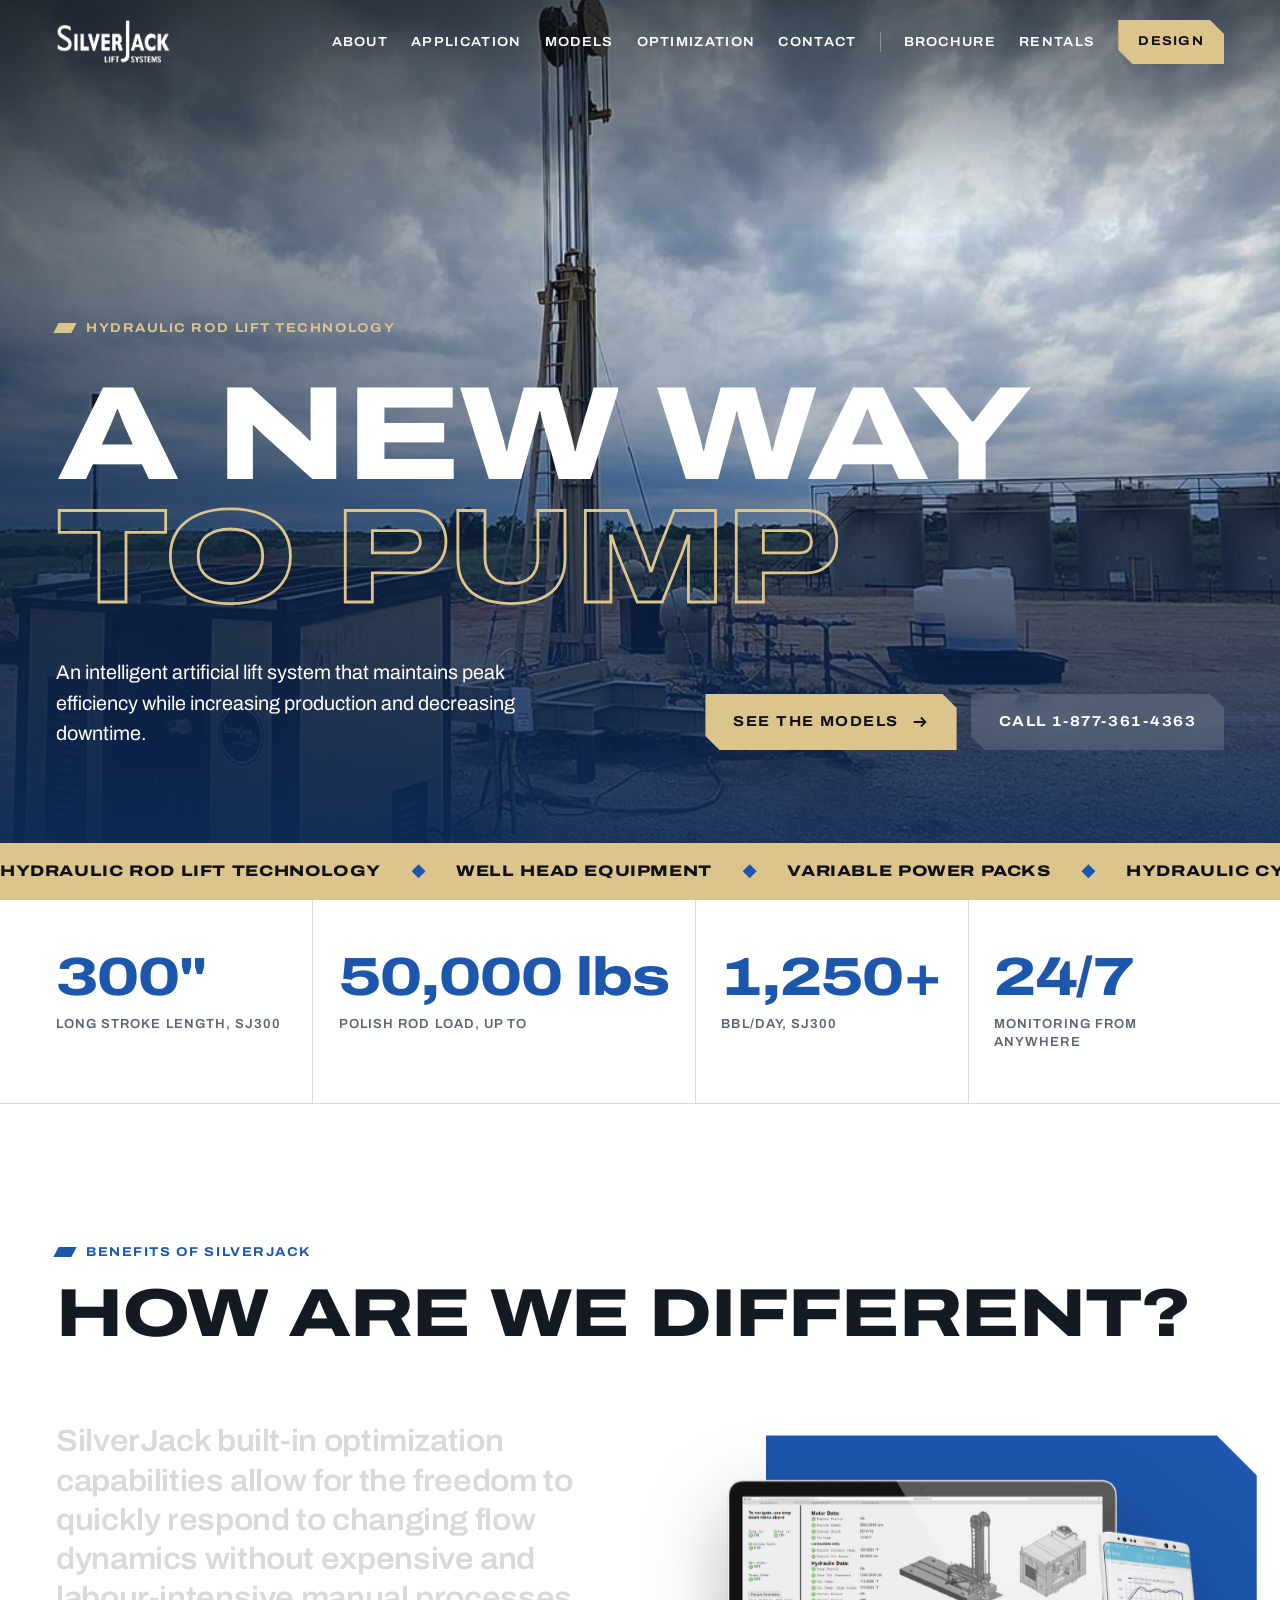
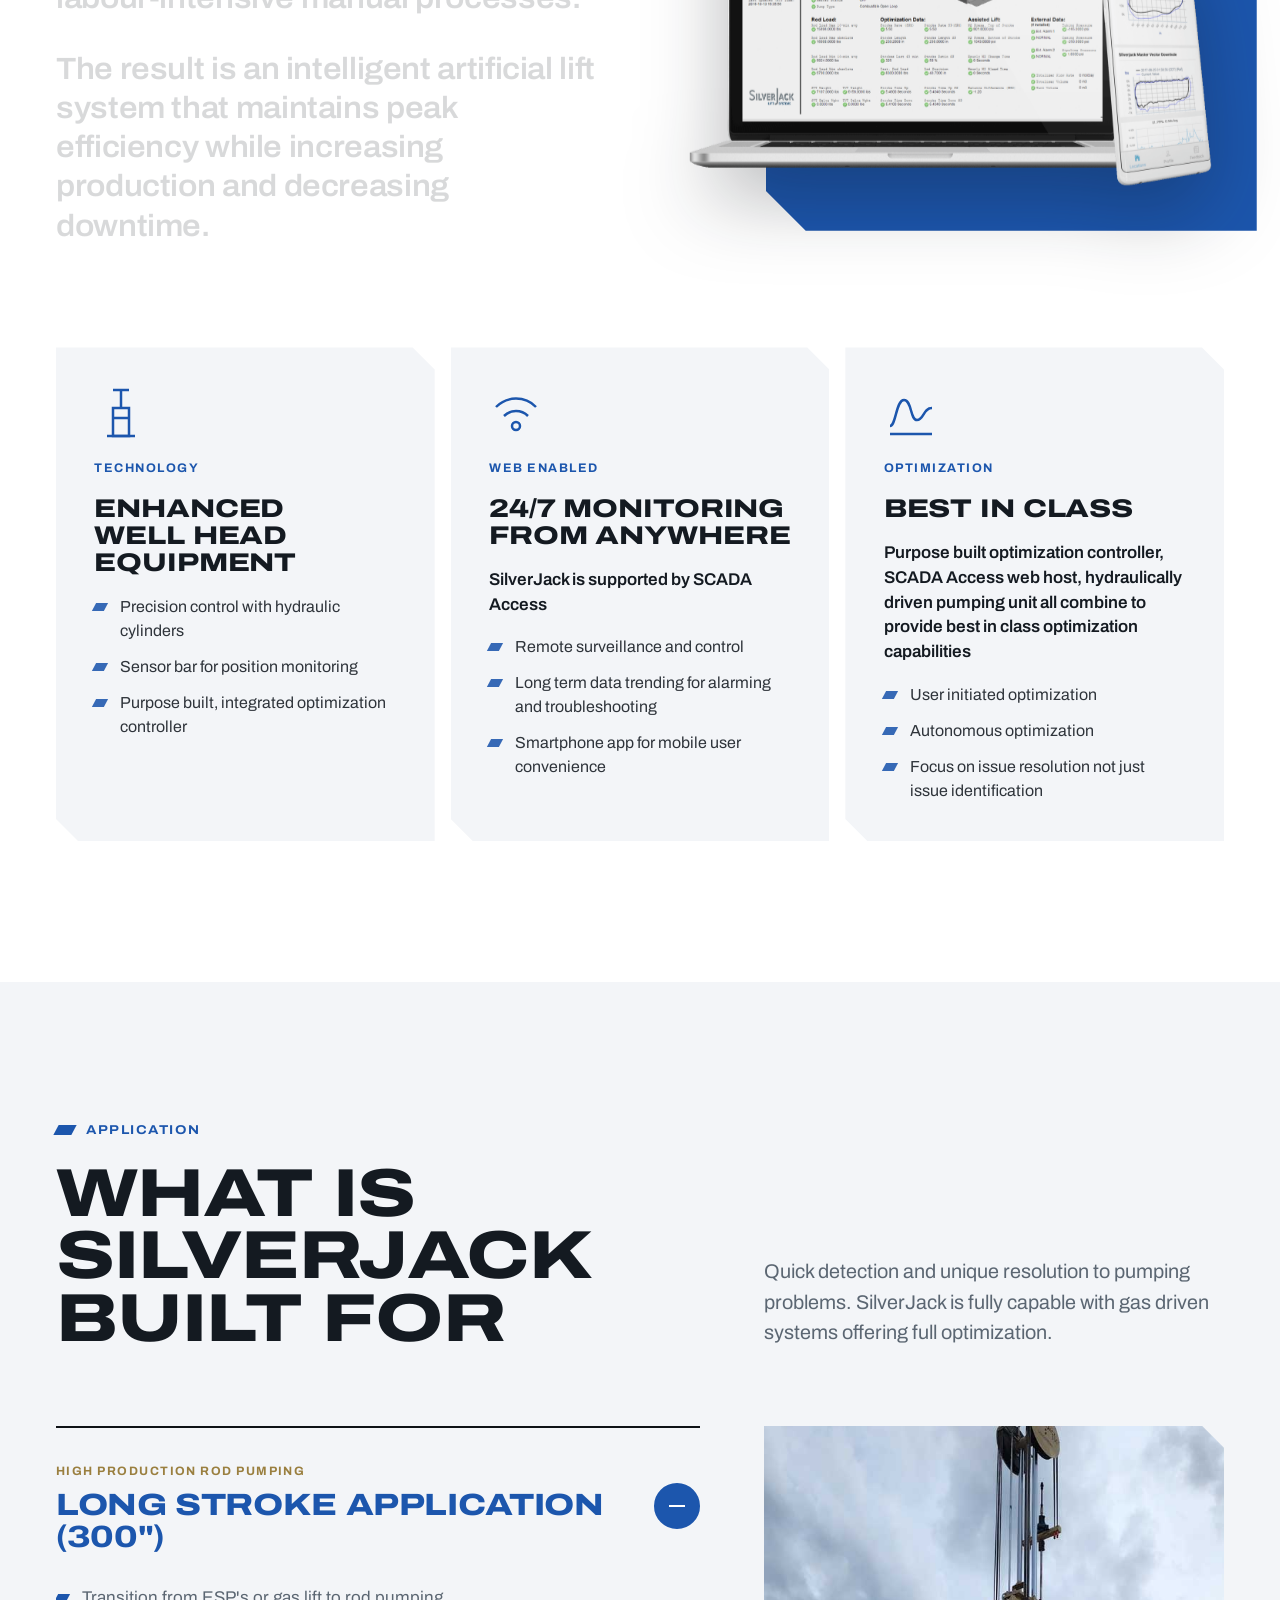
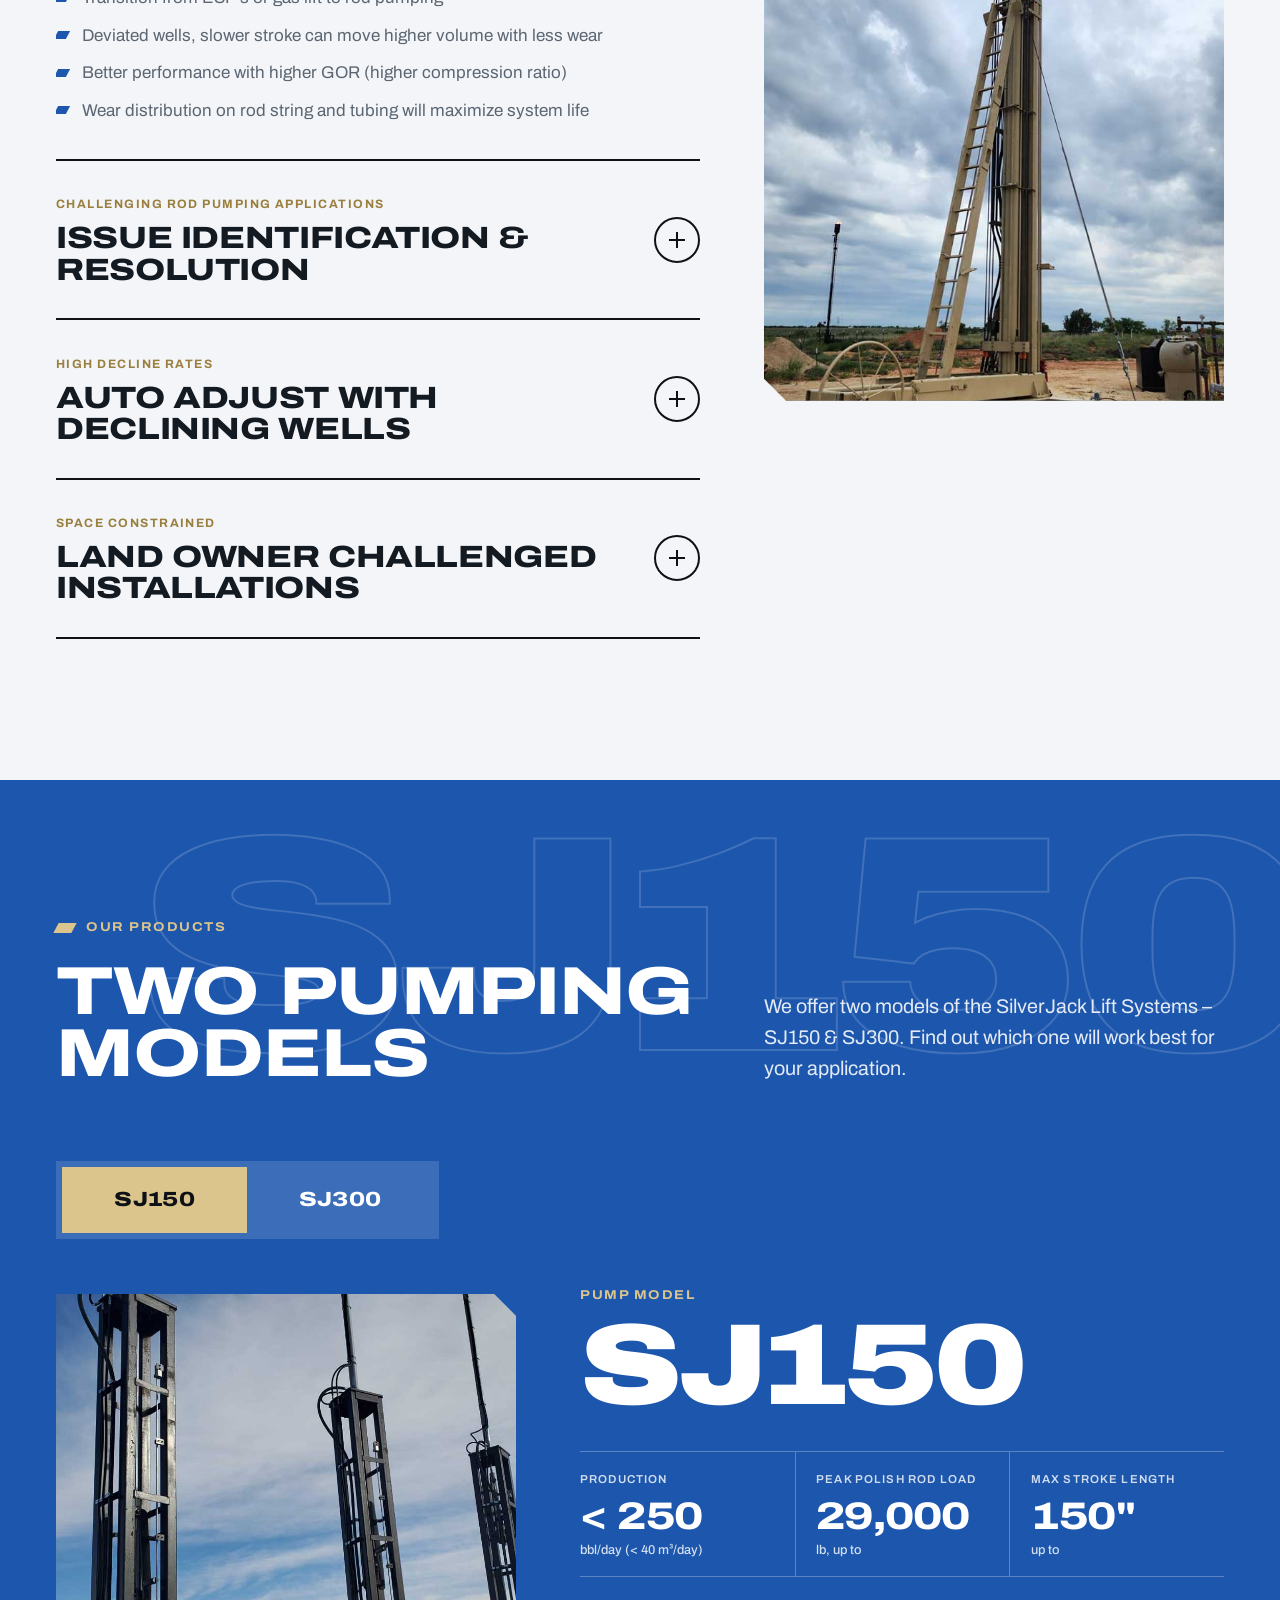
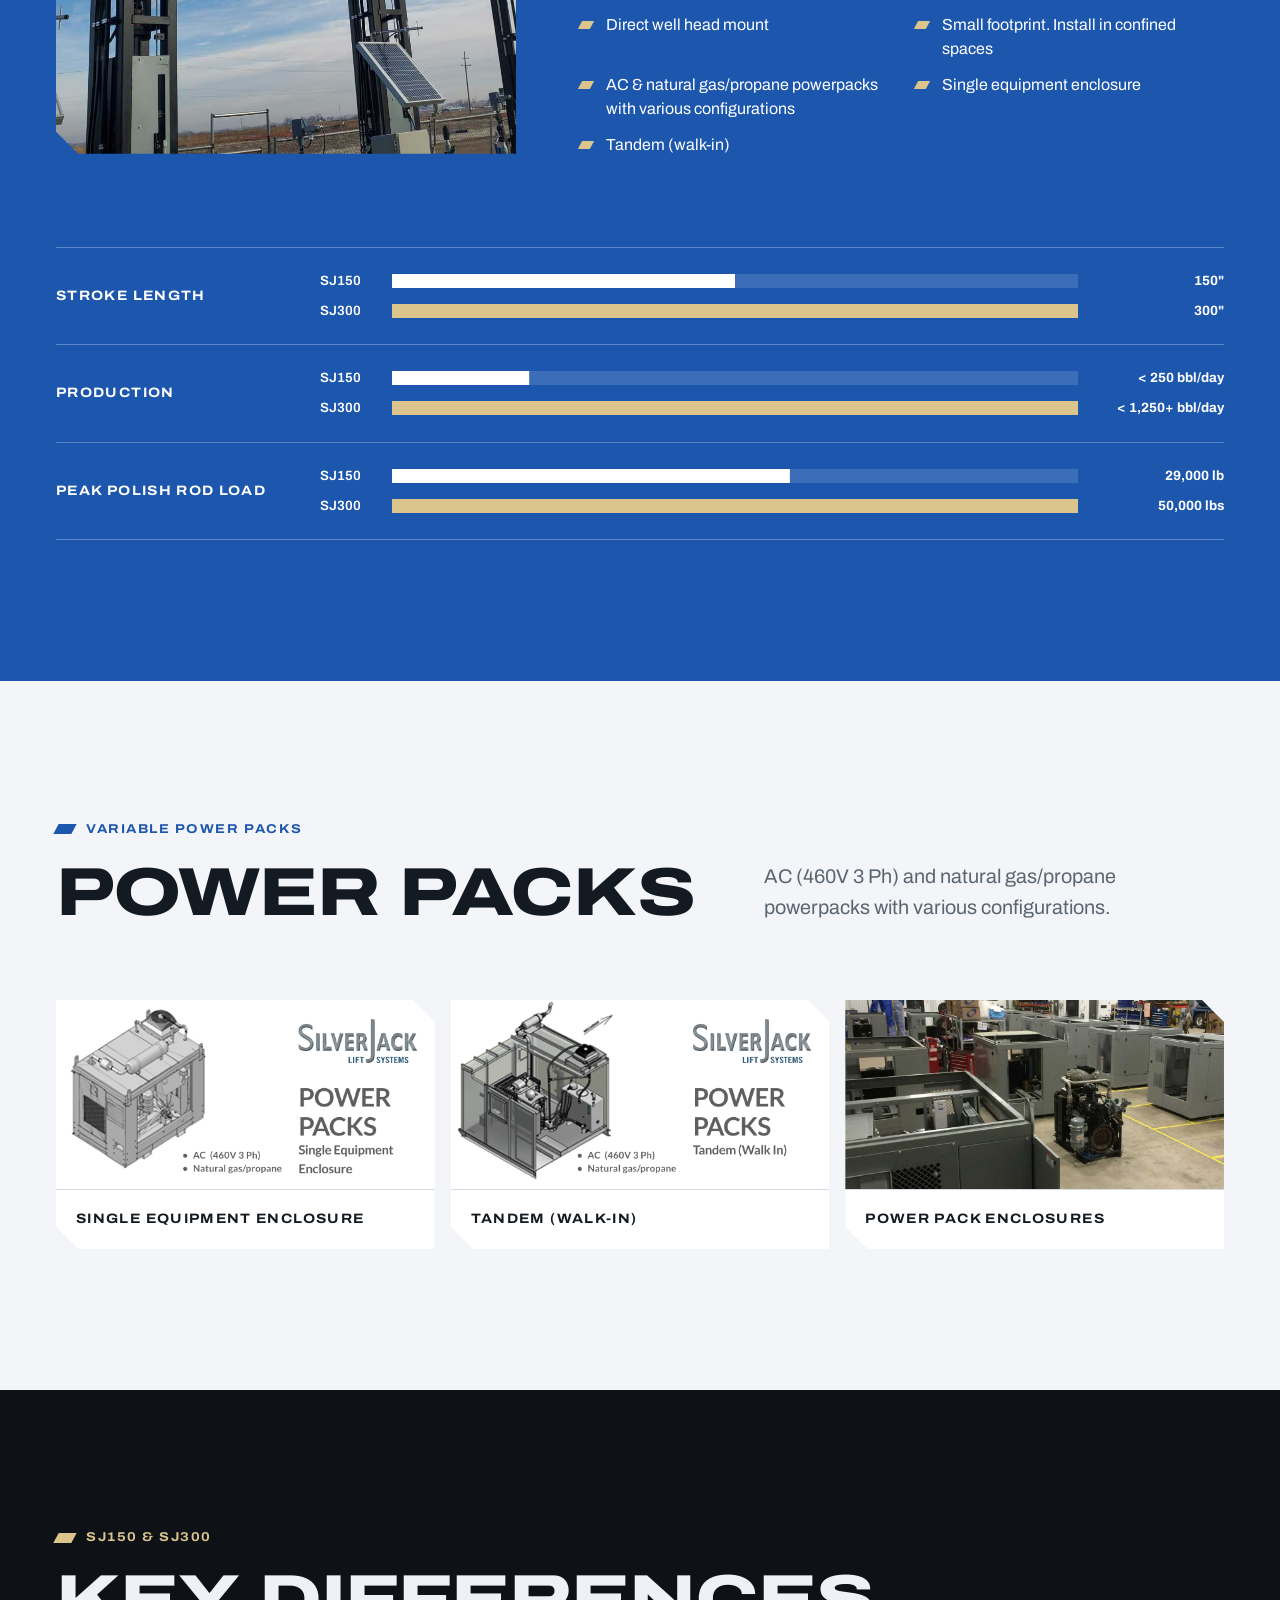
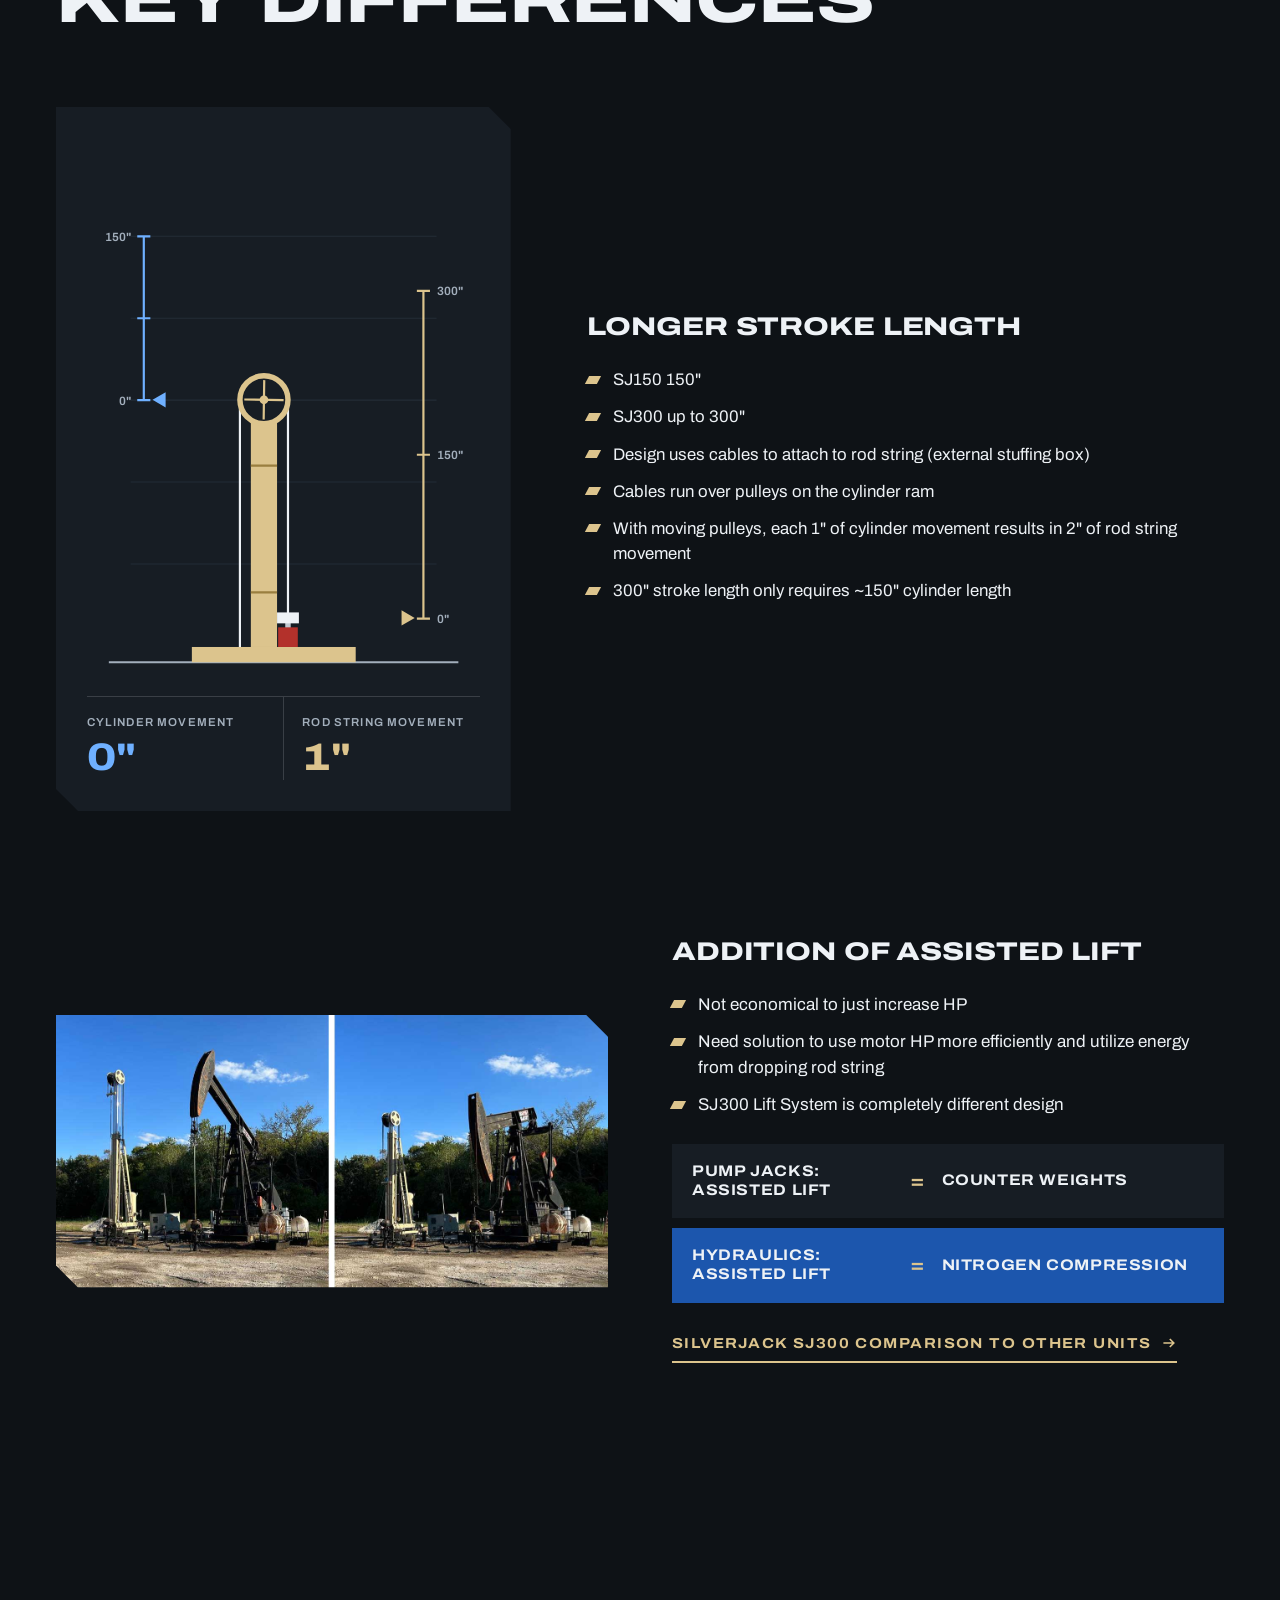
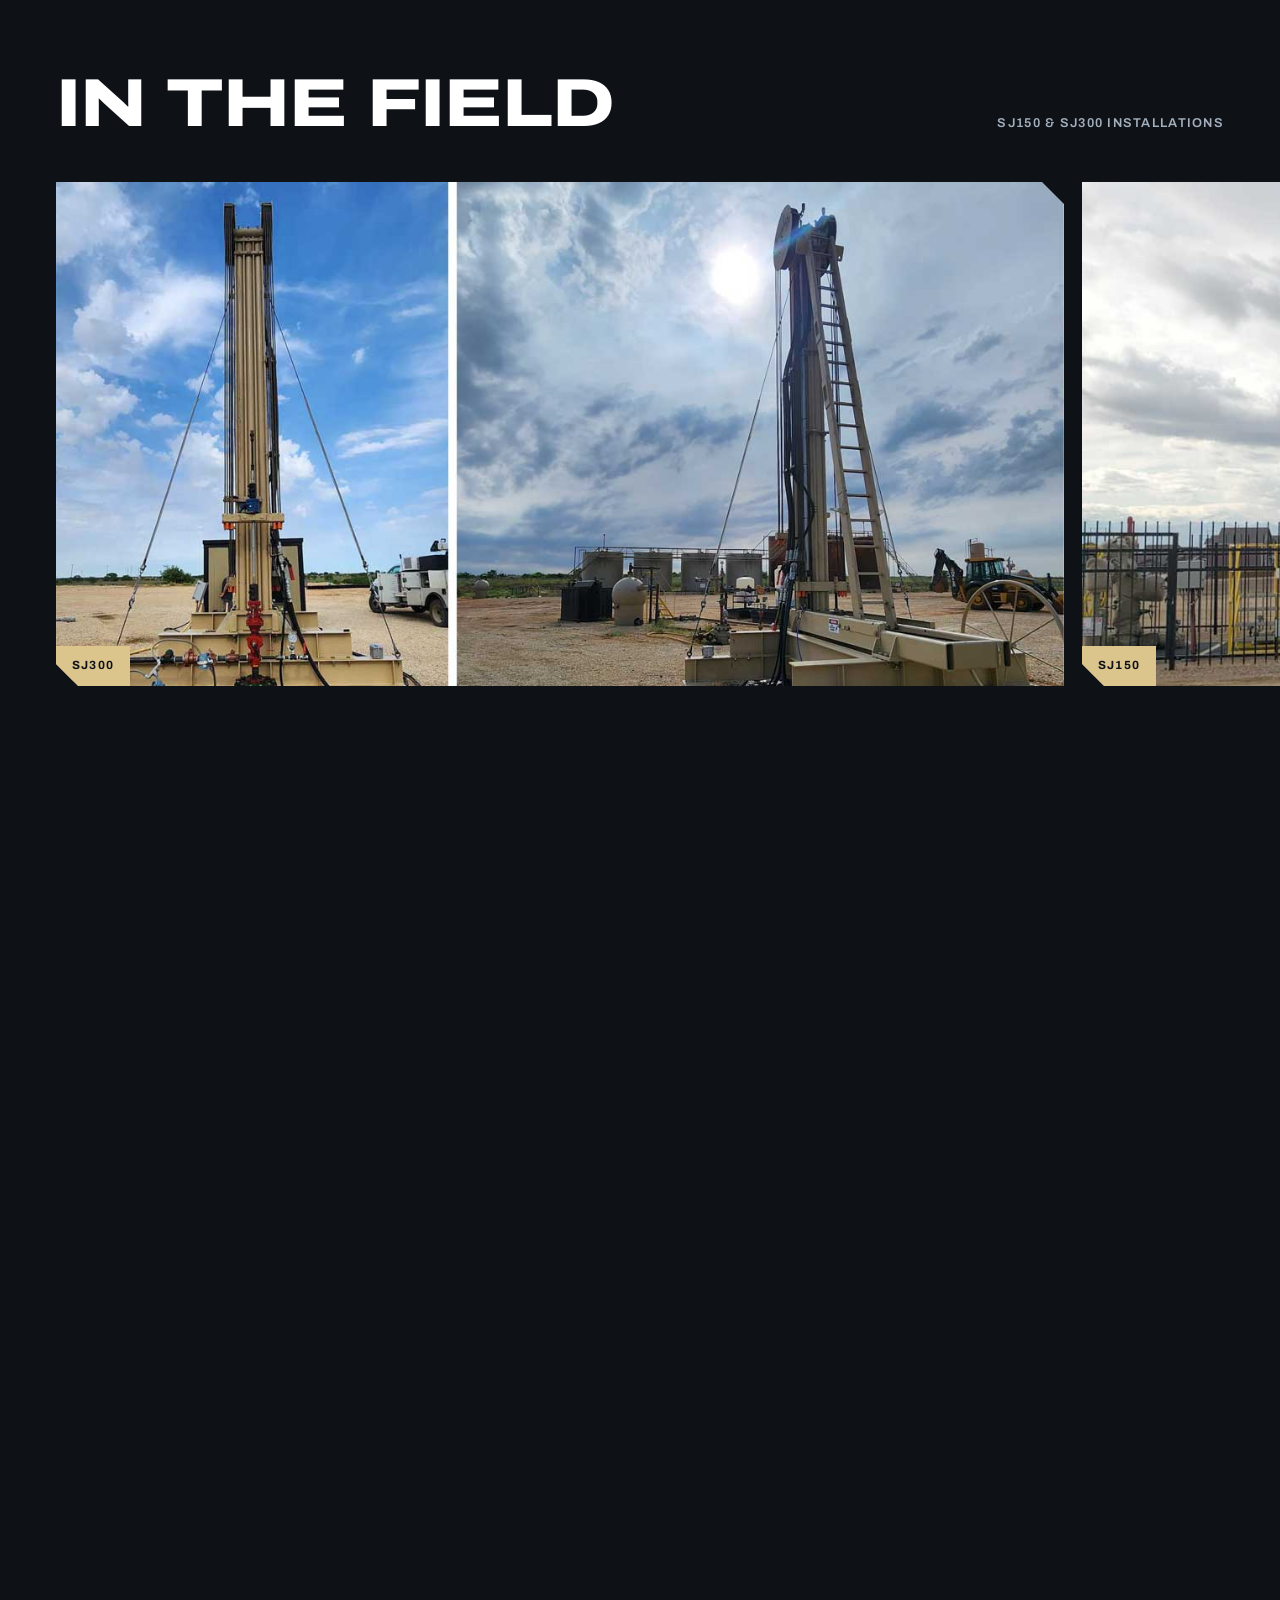
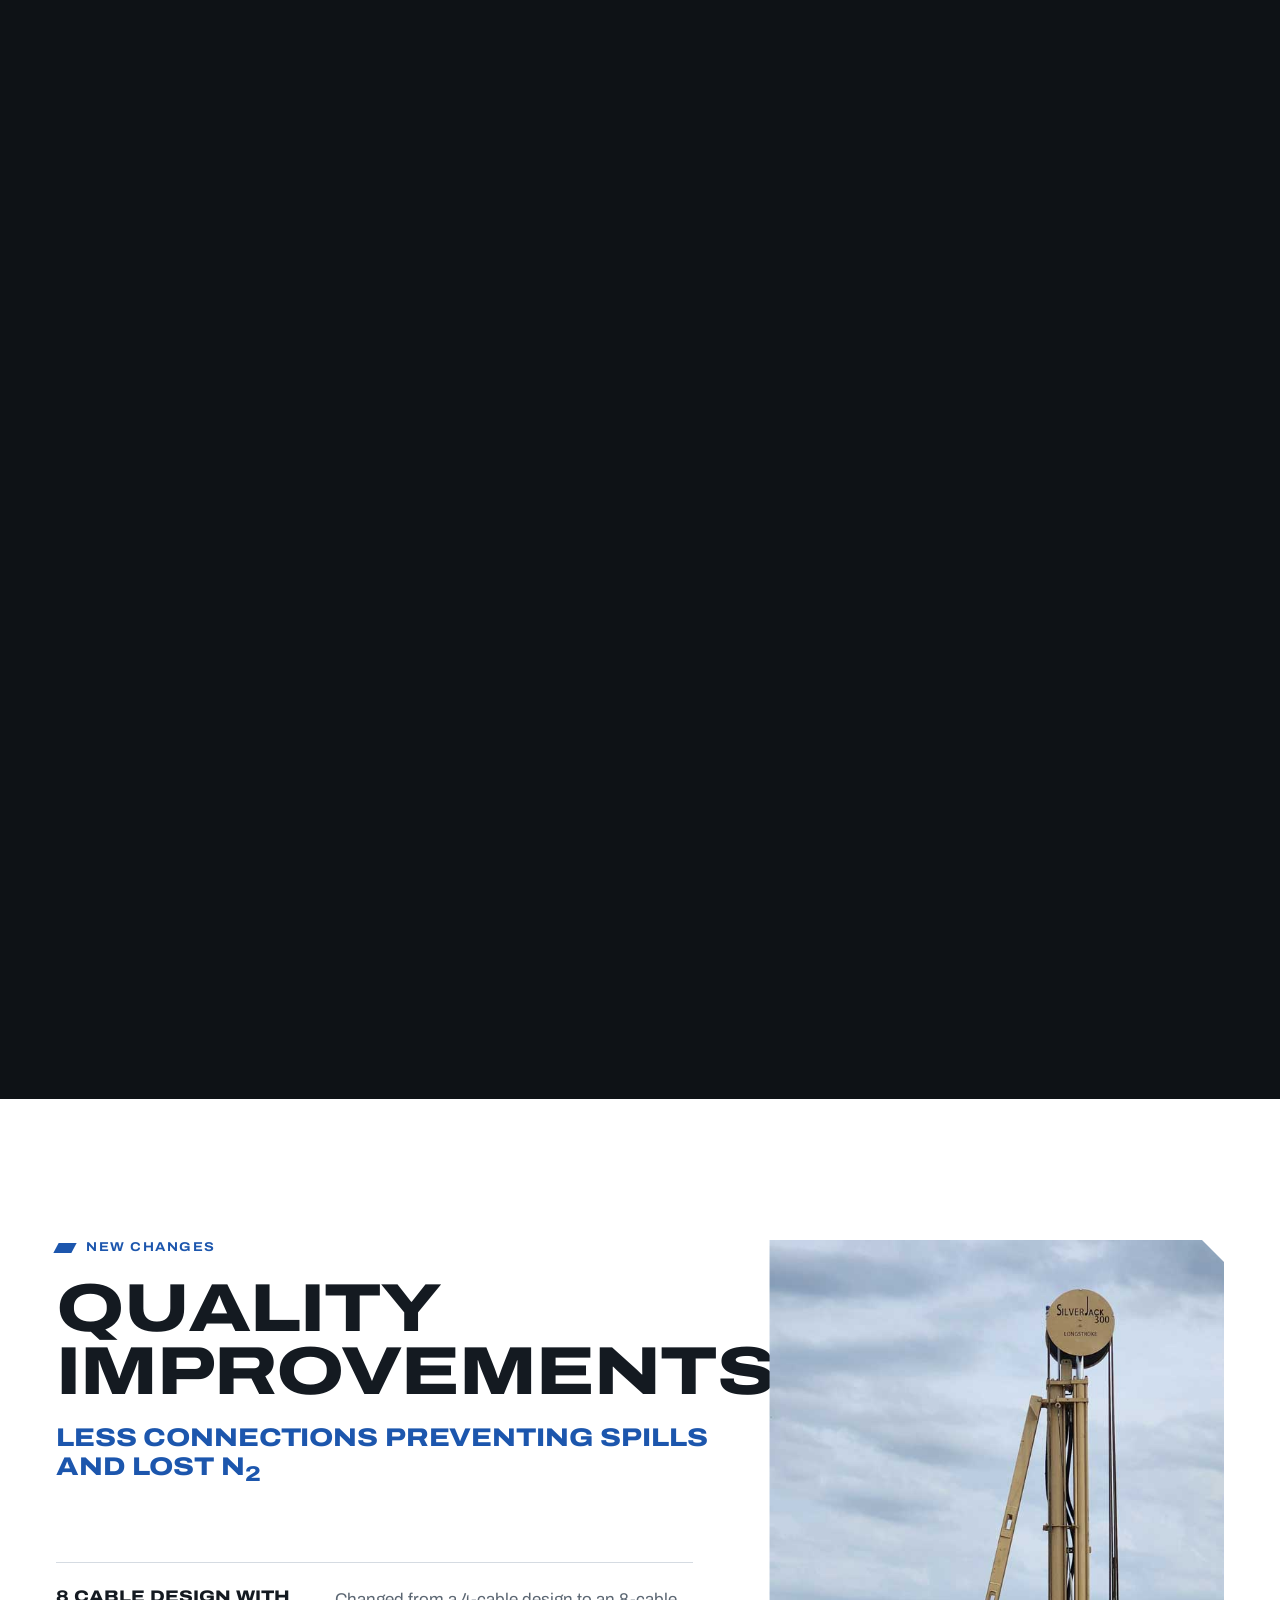
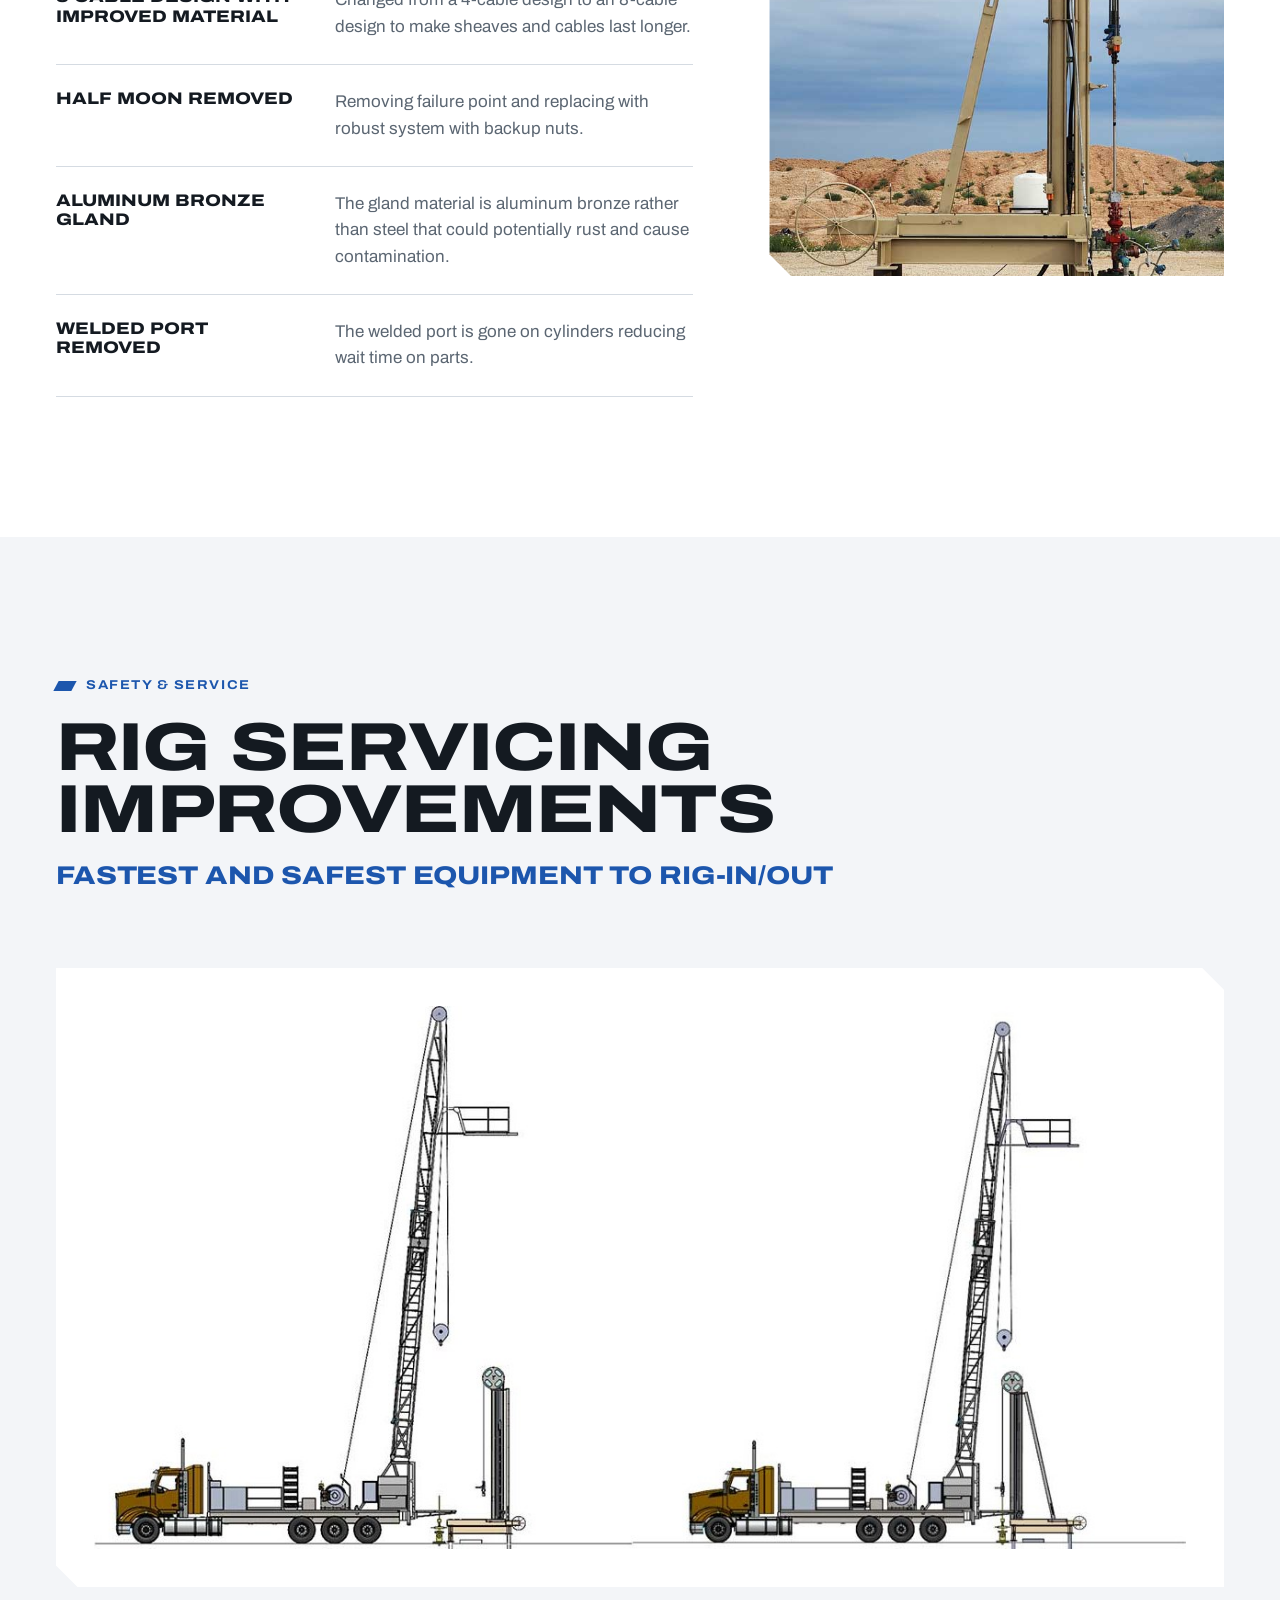
<file: index.html>
<!doctype html>
<html lang="en-CA">
<head>
<meta charset="utf-8">
<meta name="viewport" content="width=device-width, initial-scale=1, viewport-fit=cover">
<title>SilverJack Lift Systems | Hydraulic Rod Lift Technology</title>
<meta name="description" content="SilverJack hydraulic lift systems: the SJ150 and SJ300 long stroke pumping units with built-in optimization, remote monitoring and SCADA Access.">
<meta name="theme-color" content="#0c1a27">
<link rel="icon" href="assets/img/favicon.png">
<link rel="preconnect" href="https://fonts.googleapis.com">
<link rel="preconnect" href="https://fonts.gstatic.com" crossorigin>
<link rel="stylesheet" href="https://fonts.googleapis.com/css2?family=Archivo:wdth,wght@62..125,100..900&display=swap">
<link rel="stylesheet" href="assets/css/site.css">
</head>
<body>
<a class="skip" href="#main">Skip to content</a>
<header class="site-header">
  <div class="wrap">
    <a class="brand" href="index.html" aria-label="SilverJack Lift Systems home"><img src="assets/img/silverjack-logo.png" alt="SilverJack Lift Systems" width="538" height="215"></a>
    <button class="menu-btn" type="button" aria-controls="nav" aria-expanded="false" aria-label="Menu"><i></i><i></i></button>
    <nav class="nav" id="nav" aria-label="Main">
      <a href="#about">About</a>
      <a href="#application">Application</a>
      <a href="#models">Models</a>
      <a href="#optimization">Optimization</a>
      <a href="#contact">Contact</a>
      <span class="nav-sep"></span>
      <a href="assets/docs/TCB-SilverJack-Flyer.pdf" target="_blank" rel="noopener">Brochure</a>
      <a href="rentals.html">Rentals</a>
      <a class="btn btn-sand" href="design.html">Design</a>
    </nav>
  </div>
</header>
<main id="main">
<section class="hero hero-home">
  <div class="hero-media" data-parallax="-0.5"><img src="assets/img/silverjack-pumpsetup.jpg" alt="SilverJack SJ300 hydraulic lift unit and power pack enclosure on a well site" fetchpriority="high" width="1200" height="800"></div>
  <div class="wrap">
    <p class="label" data-reveal>Hydraulic Rod Lift Technology</p>
    <h1 class="display h1 hero-title split"><span>A new way</span><span class="outline">to pump</span></h1>
    <div class="hero-foot">
      <p class="lead" data-reveal style="--d:3">An intelligent artificial lift system that maintains peak efficiency while increasing production and decreasing downtime.</p>
      <div class="hero-cta" data-reveal style="--d:5">
        <a class="btn btn-sand" href="#models">See the models <svg viewBox="0 0 20 20" fill="none" stroke="currentColor" stroke-width="2" aria-hidden="true"><path d="M3 10h13M11 5l5 5-5 5"/></svg></a>
        <a class="btn btn-glass" href="tel:18773614363">Call 1-877-361-4363</a>
      </div>
    </div>
  </div>
  <div class="ticker" aria-hidden="true">
    <ul><li>Hydraulic rod lift technology</li><li>Well head equipment</li><li>Variable power packs</li><li>Hydraulic cylinders</li><li>Optimization controller</li><li>Remote communications</li></ul><ul><li>Hydraulic rod lift technology</li><li>Well head equipment</li><li>Variable power packs</li><li>Hydraulic cylinders</li><li>Optimization controller</li><li>Remote communications</li></ul>
  </div>
</section>

<section class="stats" aria-label="SilverJack at a glance">
  <div class="wrap" data-stagger>
    <div class="stat"><b><span data-count="300">300</span>"</b><span>Long stroke length, SJ300</span></div>
    <div class="stat"><b><span data-count="50000">50,000</span> lbs</b><span>Polish rod load, up to</span></div>
    <div class="stat"><b><span data-count="1250">1,250</span>+</b><span>bbl/day, SJ300</span></div>
    <div class="stat"><b>24/7</b><span>Monitoring from anywhere</span></div>
  </div>
</section>

<section class="section bg-white" id="about">
  <div class="wrap">
    <div class="head">
      <p class="label" data-reveal>Benefits of SilverJack</p>
      <h2 class="display h2 split">How are we different?</h2>
    </div>
    <div class="about-grid">
      <div class="statement">
        <p>SilverJack built-in optimization capabilities allow for the freedom to quickly respond to changing flow dynamics without expensive and labour-intensive manual processes.</p>
        <p>The result is an intelligent artificial lift system that maintains peak efficiency while increasing production and decreasing downtime.</p>
      </div>
      <figure class="about-visual" data-reveal>
        <img src="assets/img/SilverJack-Laptop1.png" alt="SilverJack controller data shown on a laptop and the smartphone app" loading="lazy" width="1416" height="828" data-parallax="0.12">
      </figure>
    </div>
    <div class="pillars" id="benefits" data-stagger>
      <article class="pillar cut">
        <svg viewBox="0 0 54 54" fill="none" stroke="currentColor" stroke-width="2.5" aria-hidden="true"><rect x="19" y="22" width="16" height="28"/><path d="M27 22V4M19 4h16M13 50h28M19 32h16"/></svg>
        <p class="kicker">Technology</p>
        <h3 class="display h3">Enhanced well head equipment</h3>
        <ul class="dots">
          <li>Precision control with hydraulic cylinders</li>
          <li>Sensor bar for position monitoring</li>
          <li>Purpose built, integrated optimization controller</li>
        </ul>
      </article>
      <article class="pillar cut">
        <svg viewBox="0 0 54 54" fill="none" stroke="currentColor" stroke-width="2.5" aria-hidden="true"><circle cx="27" cy="40" r="4"/><path d="M15 30a17 17 0 0 1 24 0M7 21a28 28 0 0 1 40 0"/></svg>
        <p class="kicker">Web enabled</p>
        <h3 class="display h3">24/7 monitoring from anywhere</h3>
        <p class="sub">SilverJack is supported by SCADA Access</p>
        <ul class="dots">
          <li>Remote surveillance and control</li>
          <li>Long term data trending for alarming and troubleshooting</li>
          <li>Smartphone app for mobile user convenience</li>
        </ul>
      </article>
      <article class="pillar cut">
        <svg viewBox="0 0 54 54" fill="none" stroke="currentColor" stroke-width="2.5" aria-hidden="true"><path d="M6 40c6 0 6-26 14-26s6 20 13 20 6-12 15-12"/><path d="M6 48h42"/></svg>
        <p class="kicker">Optimization</p>
        <h3 class="display h3">Best in class</h3>
        <p class="sub">Purpose built optimization controller, SCADA Access web host, hydraulically driven pumping unit all combine to provide best in class optimization capabilities</p>
        <ul class="dots">
          <li>User initiated optimization</li>
          <li>Autonomous optimization</li>
          <li>Focus on issue resolution not just issue identification</li>
        </ul>
      </article>
    </div>
  </div>
</section>

<section class="section" id="application">
  <div class="wrap">
    <div class="head head-split">
      <p class="label" data-reveal>Application</p>
      <h2 class="display h2 split">What is SilverJack built for</h2>
      <p class="lead" data-reveal>Quick detection and unique resolution to pumping problems. SilverJack is fully capable with gas driven systems offering full optimization.</p>
    </div>
    <div class="apps">
      <div data-reveal>
        <article class="app open">
          <h3><button class="app-btn" type="button" aria-expanded="true"><span class="kicker">High production rod pumping</span><span class="t">Long stroke application (300")</span><span class="pm" aria-hidden="true"></span></button></h3>
          <div class="app-body"><div><ul class="dots">
            <li>Transition from ESP's or gas lift to rod pumping</li>
            <li>Deviated wells, slower stroke can move higher volume with less wear</li>
            <li>Better performance with higher GOR (higher compression ratio)</li>
            <li>Wear distribution on rod string and tubing will maximize system life</li>
          </ul></div></div>
        </article>
        <article class="app">
          <h3><button class="app-btn" type="button" aria-expanded="true"><span class="kicker">Challenging rod pumping applications</span><span class="t">Issue identification &amp; resolution</span><span class="pm" aria-hidden="true"></span></button></h3>
          <div class="app-body"><div><ul class="dots">
            <li>Fully featured controller integrated with remote access web host provides unparalleled visibility into pump status and performance</li>
            <li>Leverage flexibility of hydraulics to change any portion of pump stroke profile</li>
          </ul></div></div>
        </article>
        <article class="app">
          <h3><button class="app-btn" type="button" aria-expanded="true"><span class="kicker">High decline rates</span><span class="t">Auto adjust with declining wells</span><span class="pm" aria-hidden="true"></span></button></h3>
          <div class="app-body"><div><ul class="dots">
            <li>Remotely change stroke rate/length. No mechanical changes, site visits or downtime.</li>
            <li>Eliminate need for counterweight changes as well pumps off</li>
            <li>Eliminate gear box loading issues as well characteristics change</li>
          </ul></div></div>
        </article>
        <article class="app">
          <h3><button class="app-btn" type="button" aria-expanded="true"><span class="kicker">Space constrained</span><span class="t">Land owner challenged installations</span><span class="pm" aria-hidden="true"></span></button></h3>
          <div class="app-body"><div><ul class="dots">
            <li>Multi-well pads with tight well spacing</li>
            <li>Safety advantages in more populated areas</li>
          </ul></div></div>
        </article>
      </div>
      <div class="app-stage cut" aria-hidden="true">
        <img class="on" src="assets/img/silverjack-sj300-pump2.jpg" alt="" loading="lazy">
        <img src="assets/img/silverjack-main4.jpg" alt="" loading="lazy" width="1500" height="800">
        <img src="assets/img/sj150-2.jpg" alt="" loading="lazy" width="869" height="600">
        <img src="assets/img/sj150-5.jpg" alt="" loading="lazy" width="739" height="600">
      </div>
    </div>
  </div>
</section>

<section class="section bg-blue models" id="models">
  <div class="ghost" aria-hidden="true" data-parallax="0.25">SJ150</div>
  <div class="wrap">
    <div class="head head-split">
      <p class="label" data-reveal>Our products</p>
      <h2 class="display h2 split">Two pumping models</h2>
      <p class="lead" data-reveal>We offer two models of the SilverJack Lift Systems – SJ150 &amp; SJ300. Find out which one will work best for your application.</p>
    </div>

    <div class="switch" role="tablist" aria-label="Pump model" hidden>
      <span class="pill" aria-hidden="true"></span>
      <button type="button" role="tab" aria-selected="true">SJ150</button>
      <button type="button" role="tab" aria-selected="false">SJ300</button>
    </div>

    <article class="model">
      <div class="model-photo cut"><img src="assets/img/sj150-main.jpg" alt="SJ150 units mounted directly on well heads" loading="lazy" width="900" height="900"></div>
      <div class="model-info">
        <h3 class="model-name"><small>Pump model</small>SJ150</h3>
        <dl class="specs">
          <div><dt>Production</dt><dd>&lt; <span data-count="250">250</span><small>bbl/day (&lt; 40 m³/day)</small></dd></div>
          <div><dt>Peak polish rod load</dt><dd><span data-count="29000">29,000</span><small>lb, up to</small></dd></div>
          <div><dt>Max stroke length</dt><dd><span data-count="150">150</span>"<small>up to</small></dd></div>
        </dl>
        <ul class="dots">
          <li>Direct well head mount</li>
          <li>Small footprint. Install in confined spaces</li>
          <li>AC &amp; natural gas/propane powerpacks with various configurations</li>
          <li>Single equipment enclosure</li>
          <li>Tandem (walk-in)</li>
        </ul>
      </div>
    </article>
    <article class="model">
      <div class="model-photo cut"><img src="assets/img/sj300-pumplength.jpg" alt="SJ300 long stroke unit shown at the bottom and top of its stroke" loading="lazy" width="1000" height="1000"></div>
      <div class="model-info">
        <h3 class="model-name"><small>Pump model · long stroke</small>SJ300</h3>
        <dl class="specs">
          <div><dt>Production</dt><dd>&lt; <span data-count="1250">1,250</span>+<small>bbl/day (&lt; 200 m³/day)</small></dd></div>
          <div><dt>Polish rod load</dt><dd><span data-count="50000">50,000</span><small>lbs, up to</small></dd></div>
          <div><dt>Long stroke length</dt><dd><span data-count="300">300</span>"<small>up to</small></dd></div>
        </dl>
        <ul class="dots">
          <li>Solid and secure base structure</li>
          <li>AC powerpacks. Full enclosure configuration</li>
          <li>AI adjusting N<sub>2</sub> lift assist</li>
          <li>Utilizing a bridle system for polish rod attachment point and external stuffing box</li>
          <li>Anchored cable and pulley system, 1 to 2 movement ratio</li>
          <li>300" stroke length only requires ~150" cylinder length</li>
        </ul>
      </div>
    </article>

    <div class="scale" aria-label="SJ150 and SJ300 compared to scale">
      <div class="scale-row"><h4>Stroke length</h4><div class="bars">
        <div class="bar"><span>SJ150</span><i style="--w:.5"></i><b>150"</b></div>
        <div class="bar b300"><span>SJ300</span><i style="--w:1"></i><b>300"</b></div>
      </div></div>
      <div class="scale-row"><h4>Production</h4><div class="bars">
        <div class="bar"><span>SJ150</span><i style="--w:.2"></i><b>&lt; 250 bbl/day</b></div>
        <div class="bar b300"><span>SJ300</span><i style="--w:1"></i><b>&lt; 1,250+ bbl/day</b></div>
      </div></div>
      <div class="scale-row"><h4>Peak polish rod load</h4><div class="bars">
        <div class="bar"><span>SJ150</span><i style="--w:.58"></i><b>29,000 lb</b></div>
        <div class="bar b300"><span>SJ300</span><i style="--w:1"></i><b>50,000 lbs</b></div>
      </div></div>
    </div>
  </div>
</section>

<section class="section">
  <div class="wrap">
    <div class="head head-split">
      <p class="label" data-reveal>Variable power packs</p>
      <h2 class="display h2 split">Power packs</h2>
      <p class="lead" data-reveal>AC (460V 3 Ph) and natural gas/propane powerpacks with various configurations.</p>
    </div>
    <div class="packs" data-stagger>
      <figure class="pack cut"><div><img src="assets/img/SilverJack-Powerpack-Single.jpg" alt="Single equipment enclosure power pack" loading="lazy" width="1200" height="600"></div><figcaption>Single equipment enclosure</figcaption></figure>
      <figure class="pack cut"><div><img src="assets/img/SilverJack-Powerpack-Tandem.jpg" alt="Tandem walk-in power pack" loading="lazy" width="1200" height="600"></div><figcaption>Tandem (walk-in)</figcaption></figure>
      <figure class="pack cut"><div><img src="assets/img/powerboxes4.jpg" alt="Power pack enclosures being assembled in the shop" loading="lazy" width="1200" height="600"></div><figcaption>Power pack enclosures</figcaption></figure>
    </div>
  </div>
</section>

<section class="section bg-ink" id="differences">
  <div class="wrap">
    <div class="head">
      <p class="label" data-reveal>SJ150 &amp; SJ300</p>
      <h2 class="display h2 split">Key differences</h2>
    </div>
    <div class="mech">
      <div class="mech-stage cut" data-reveal>
        <svg id="mech" viewBox="0 0 360 500" role="img" aria-label="Animated model: the cylinder ram lifts a pulley, and the cable over it moves the rod string twice as far">
          <g stroke="#232c36" stroke-width="1">
            <path d="M40 90h280M40 165h280M40 240h280M40 315h280M40 390h280"/>
          </g>
          <!-- rulers -->
          <g font-family="Archivo, Arial, sans-serif" font-size="11" font-weight="600" fill="#a3afbc">
            <path d="M52 240V90" stroke="#6fb0ff" stroke-width="2"/>
            <path d="M46 240h12M46 165h12M46 90h12" stroke="#6fb0ff" stroke-width="2"/>
            <text x="40" y="244" text-anchor="end">0"</text><text x="40" y="94" text-anchor="end">150"</text>
            <path d="M308 440V140" stroke="#dcc48d" stroke-width="2"/>
            <path d="M302 440h12M302 290h12M302 140h12" stroke="#dcc48d" stroke-width="2"/>
            <text x="320" y="444">0"</text><text x="320" y="294">150"</text><text x="320" y="144">300"</text>
          </g>
          <path id="m-mk-c" d="M60 240l12-7v14z" fill="#6fb0ff"/>
          <path id="m-mk-r" d="M300 440l-12-7v14z" fill="#dcc48d"/>
          <!-- ground + base -->
          <path d="M20 480h320" stroke="#a3afbc" stroke-width="2"/>
          <rect x="96" y="466" width="150" height="14" fill="#dcc48d"/>
          <!-- cable -->
          <line id="m-cab-l" x1="140" y1="466" x2="140" y2="240" stroke="#eef2f6" stroke-width="2"/>
          <line id="m-cab-r" x1="184" y1="240" x2="184" y2="440" stroke="#eef2f6" stroke-width="2"/>
          <!-- rod + stuffing box -->
          <line id="m-rod" x1="184" y1="440" x2="184" y2="452" stroke="#c0c8d0" stroke-width="5"/>
          <rect x="175" y="448" width="18" height="18" fill="#b3312b"/>
          <!-- cylinder: ram + barrel -->
          <rect id="m-ram" x="156" y="240" width="12" height="22" fill="#c0c8d0"/>
          <rect x="150" y="250" width="24" height="216" fill="#dcc48d"/>
          <path d="M150 300h24M150 416h24" stroke="#9a7f3f" stroke-width="2"/>
          <!-- sheave -->
          <g id="m-sheave" transform="translate(162 240)">
            <circle r="22" fill="#171d24" stroke="#dcc48d" stroke-width="5"/>
            <g id="m-spokes" stroke="#dcc48d" stroke-width="2"><path d="M-18 0h36M0-18v36"/></g>
            <circle r="4" fill="#dcc48d"/>
          </g>
          <!-- bridle / carrier -->
          <g id="m-carrier" transform="translate(184 440)"><rect x="-10" y="-5" width="20" height="10" fill="#eef2f6"/></g>
        </svg>
        <div class="readouts" aria-hidden="true">
          <div class="readout cyl"><span>Cylinder movement</span><b id="out-cyl">0"</b></div>
          <div class="readout rod"><span>Rod string movement</span><b id="out-rod">0"</b></div>
        </div>
      </div>
      <div class="mech-copy">
        <h3 class="display h3" data-reveal>Longer stroke length</h3>
        <ul class="dots" data-stagger>
          <li>SJ150 150"</li>
          <li>SJ300 up to 300"</li>
          <li>Design uses cables to attach to rod string (external stuffing box)</li>
          <li>Cables run over pulleys on the cylinder ram</li>
          <li>With moving pulleys, each 1" of cylinder movement results in 2" of rod string movement</li>
          <li>300" stroke length only requires ~150" cylinder length</li>
        </ul>
      </div>
    </div>

    <div class="assist">
      <figure class="cut"><div data-reveal="img"><img src="assets/img/sj300pumpjacks.jpg" alt="SJ300 beside a conventional pump jack" loading="lazy" style="width:100%" width="1319" height="652"></div></figure>
      <div class="assist-copy">
        <h3 class="display h3" data-reveal>Addition of assisted lift</h3>
        <ul class="dots" data-stagger>
          <li>Not economical to just increase HP</li>
          <li>Need solution to use motor HP more efficiently and utilize energy from dropping rod string</li>
          <li>SJ300 Lift System is completely different design</li>
        </ul>
        <div class="eq" data-stagger>
          <div><span>Pump jacks: assisted lift</span><span>=</span><span>Counter weights</span></div>
          <div><span>Hydraulics: assisted lift</span><span>=</span><span>Nitrogen compression</span></div>
        </div>
        <p data-reveal><a class="link" href="assets/docs/comparison-silverjack-other-rodlift.pdf" target="_blank" rel="noopener" style="color:var(--sand)">SilverJack SJ300 comparison to other units <svg viewBox="0 0 20 20" fill="none" stroke="currentColor" stroke-width="2" aria-hidden="true"><path d="M3 10h13M11 5l5 5-5 5"/></svg></a></p>
      </div>
    </div>
  </div>
</section>

<section class="reel" aria-label="SilverJack units in the field">
  <div class="reel-pin">
    <div class="wrap reel-head">
      <h2 class="display h2 split">In the field</h2>
      <p>SJ150 &amp; SJ300 installations</p>
    </div>
    <div class="reel-track">
      <figure class="cut"><img src="assets/img/sj300-angles.jpg" alt="SJ300 from the front and side" loading="lazy" width="1200" height="600"><figcaption>SJ300</figcaption></figure>
      <figure class="cut"><img src="assets/img/sj150-4.jpg" alt="SJ150 on a fenced well site" loading="lazy" width="1200" height="600"><figcaption>SJ150</figcaption></figure>
      <figure class="cut"><img src="assets/img/sj300-new81.jpg" alt="SJ300 power pack enclosure with the unit behind" loading="lazy" width="602" height="600"><figcaption>SJ300</figcaption></figure>
      <figure class="cut"><img src="assets/img/sj150-2.jpg" alt="Row of SJ150 units at dusk" loading="lazy" width="869" height="600"><figcaption>SJ150</figcaption></figure>
      <figure class="cut"><img src="assets/img/silverjack-lenth.jpg" alt="SJ300 at the bottom and top of stroke" loading="lazy" width="891" height="600"><figcaption>SJ300</figcaption></figure>
      <figure class="cut"><img src="assets/img/sj150-5.jpg" alt="Multiple SJ150 units on a multi-well pad" loading="lazy" width="739" height="600"><figcaption>SJ150</figcaption></figure>
      <figure class="cut"><img src="assets/img/sj300-new61.jpg" alt="SJ300 base and well head" loading="lazy" width="384" height="600"><figcaption>SJ300</figcaption></figure>
      <figure class="cut"><img src="assets/img/sj300-top.jpg" alt="View down from the top of an SJ300" loading="lazy" width="566" height="600"><figcaption>SJ300</figcaption></figure>
      <figure class="cut"><img src="assets/img/silverjack-pumpsetup.jpg" alt="SJ300 and power pack enclosure" loading="lazy" width="1200" height="800"><figcaption>SJ300</figcaption></figure>
    </div>
  </div>
</section>

<section class="section bg-white" id="quality">
  <div class="wrap">
    <div class="feature">
      <div>
        <div class="head">
          <p class="label" data-reveal>New changes</p>
          <h2 class="display h2 split">Quality improvements</h2>
          <p class="callout" data-reveal>Less connections preventing spills and lost N<sub>2</sub></p>
        </div>
        <dl class="rows" data-stagger>
          <div><dt>8 cable design with improved material</dt><dd>Changed from a 4-cable design to an 8-cable design to make sheaves and cables last longer.</dd></div>
          <div><dt>Half moon removed</dt><dd>Removing failure point and replacing with robust system with backup nuts.</dd></div>
          <div><dt>Aluminum bronze gland</dt><dd>The gland material is aluminum bronze rather than steel that could potentially rust and cause contamination.</dd></div>
          <div><dt>Welded port removed</dt><dd>The welded port is gone on cylinders reducing wait time on parts.</dd></div>
        </dl>
      </div>
      <figure class="feature-photo cut"><div data-reveal="img"><img src="assets/img/sj300-sideview.jpg" alt="SJ300 side view showing cables and sheave" loading="lazy" style="width:100%" width="643" height="900"></div></figure>
    </div>
  </div>
</section>

<section class="section" id="service">
  <div class="wrap">
    <div class="head">
      <p class="label" data-reveal>Safety &amp; service</p>
      <h2 class="display h2 split">Rig servicing improvements</h2>
      <p class="callout" data-reveal>Fastest and safest equipment to rig-in/out</p>
    </div>
    <figure class="blueprint cut" data-reveal>
      <img src="assets/img/sj300-install1.jpg" alt="Drawing of a service rig working over the well with the SJ300 slid back" loading="lazy" width="1188" height="591">
    </figure>
    <div class="tiles" data-stagger>
      <article class="tile cut"><h3>Perfect alignment</h3><p>Pile design allows perfect alignment – customers have seen 50% reduction in maintenance costs over concrete base.</p></article>
      <article class="tile cut"><h3>Slide mechanism</h3><p>During well servicing, unit has proper slide mechanism that allows one person to remove 6 bolts and slide unit back in less than 5 minutes.</p></article>
      <article class="tile cut"><h3>No hoses get disconnected</h3><p>No hoses get disconnected during servicing.</p></article>
      <article class="tile cut"><h3>Reduced footprint</h3><p>Even though the unit has longer stroke it has lower footprint.</p></article>
      <article class="tile cut"><h3>Stability</h3><p>The ladder acts as stabilizer for any motion and makes unit more rigid.</p></article>
      <article class="tile cut"><h3>Clutter free tubing</h3><p>The structural design allows tubing to be stood in tubing board with no obstacles.</p></article>
    </div>
  </div>
</section>

<section class="section bg-ink opt" id="optimization">
  <svg class="card-bg" viewBox="0 0 900 520" aria-hidden="true"><path pathLength="1" d="M70 400C70 300 90 150 170 120c70-26 110 40 190 28s120-60 210-40 110 20 180 6c50-10 90 30 90 90 0 70-30 120-90 140-80 26-130-30-220-10s-150 70-250 80S70 470 70 400Z"/></svg>
  <div class="wrap">
    <div class="head">
      <p class="label" data-reveal>Optimization</p>
      <h2 class="display h2 split">The power of SilverJack &amp; SCADA Access</h2>
    </div>
    <div class="cycle">
      <div class="ring" data-reveal aria-hidden="true">
        <svg viewBox="0 0 200 200">
          <circle class="track" cx="100" cy="100" r="92"/>
          <circle class="arc" cx="100" cy="100" r="92" pathLength="100"/>
          <circle class="node on" cx="100" cy="8" r="7"/>
          <circle class="node" cx="192" cy="100" r="7"/>
          <circle class="node" cx="100" cy="192" r="7"/>
          <circle class="node" cx="8" cy="100" r="7"/>
        </svg>
        <div class="ring-center"><span>Optimization cycle</span><b>Measure</b></div>
      </div>
      <div data-reveal>
        <ol class="steps">
          <li class="on"><span>Measure</span></li>
          <li><span>Analyze</span></li>
          <li><span>Optimize</span></li>
          <li><span>Test</span></li>
        </ol>
        <div class="cycle-note">
          <p class="callout" style="color:var(--sand)">Reduce time to complete optimization cycle</p>
          <ul class="chips"><li>Live operational data</li><li>Alarming</li><li>Remote surveillance</li><li>Control capabilities</li></ul>
        </div>
      </div>
    </div>

    <div class="opt-shot">
      <figure class="cut"><div data-reveal="img"><img src="assets/img/silverjack-mainphone.jpg" alt="SilverJack smartphone app showing a pump card, with a unit in the background" loading="lazy" width="1500" height="800"></div></figure>
      <div>
        <h3 class="display h3" data-reveal>Focus on issue resolution, not just issue identification</h3>
        <p class="lead" data-reveal>Fully featured controller integrated with remote access web host provides unparalleled visibility into pump status and performance.</p>
      </div>
    </div>

    <div class="scenarios">
      <p class="label" data-reveal>Examples of scenarios with resolutions</p>
      <div class="tabs" role="tablist" aria-label="Optimization scenarios" data-stagger>
        <button class="tab cut" role="tab" id="t1" aria-controls="p1" aria-selected="true"><span class="n">Scenario #1</span><span class="t">Standing valve stuck open</span></button>
        <button class="tab cut" role="tab" id="t2" aria-controls="p2" aria-selected="false" tabindex="-1"><span class="n">Scenario #2</span><span class="t">Gas lock</span></button>
        <button class="tab cut" role="tab" id="t3" aria-controls="p3" aria-selected="false" tabindex="-1"><span class="n">Scenario #3</span><span class="t">Hole in tubing</span></button>
        <button class="tab cut" role="tab" id="t4" aria-controls="p4" aria-selected="false" tabindex="-1"><span class="n">Scenario #4</span><span class="t">Casing valve closed</span></button>
      </div>

      <div class="panel" role="tabpanel" id="p1" aria-labelledby="t1">
        <div>
          <div class="step"><h4>Measure</h4><ul class="dots"><li>Downloading polish rod loads every 15 minutes</li></ul></div>
          <div class="step"><h4>Analyze</h4><ul class="dots"><li>Alarm set on MPRL trend: High MPRL alarm sent</li><li>Alarm triggers user to investigate (manage by exception)</li><li>User connects to remote access web host to investigate and determine problem</li></ul></div>
          <div class="step"><h4>Optimize</h4><ul class="dots"><li>User remotely increases down stroke speed via SCADA Access</li><li>Increases fluid velocity passing open valve to flush debris</li></ul></div>
          <div class="step"><h4>Test</h4><ul class="dots"><li>Monitor data trends on SCADA Access to determine if problem is resolved or further action required.</li></ul></div>
        </div>
        <div class="panel-aside">
          <div class="result cut"><span>Problem resolution/confirmation</span><b>30 – 40 min</b></div>
          <figure class="chart"><img src="assets/img/stuckvalve.jpg" alt="Peak and minimum load trend and surface card for a standing valve stuck open" loading="lazy" width="400" height="483"></figure>
        </div>
      </div>

      <div class="panel" role="tabpanel" id="p2" aria-labelledby="t2" hidden>
        <div>
          <div class="step"><h4>Measure</h4><ul class="dots"><li>Downloading polish rod loads every 15 minutes</li></ul></div>
          <div class="step"><h4>Analyze</h4><ul class="dots"><li>Alarm set on pumpfill drop</li><li>Alarm triggers user to investigate (manage by exception)</li><li>User connects to SCADA Access to investigate and determine problem</li></ul></div>
          <div class="step"><h4>Optimize</h4><ul class="dots"><li>User remotely increases down stroke speed via SCADA Access</li><li>If faster down stroke not successful, lower bottom position to put well on tap. History shows 50-70% success rate.</li></ul></div>
          <div class="step"><h4>Test</h4><ul class="dots"><li>Monitor data trends on SCADA Access to determine if problem is resolved or further action required.</li></ul></div>
        </div>
        <div class="panel-aside">
          <div class="result cut"><span>Supported by autonomous optimization</span><b>Gas lock intervention</b></div>
          <figure class="chart"><img src="assets/img/gaslock.png" alt="Surface cards before and after a gas lock intervention" loading="lazy" width="400" height="483"></figure>
        </div>
      </div>

      <div class="panel" role="tabpanel" id="p3" aria-labelledby="t3" hidden>
        <div>
          <div class="step"><h4>Measure</h4><ul class="dots"><li>Downloading polish rod loads every 15 minutes</li></ul></div>
          <div class="step"><h4>Analyze</h4><ul class="dots"><li>Alarm set on PPRL trend – Low PPRL alarm created</li><li>Alarm triggers user to investigate (manage by exception)</li><li>User connects to SCADA Access to investigate and determine problem</li></ul></div>
          <div class="step"><h4>Optimize</h4><ul class="dots"><li>Mechanical issue that cannot be resolved with optimization</li><li>Value is in early notification and problem identification</li></ul></div>
          <div class="step"><h4>Test</h4><div class="step-body">
            <p><strong>Reported problem:</strong> Initial report was dropping production. No obvious problem. No visible change in PPRL.</p>
            <p><strong>Troubleshooting steps:</strong></p>
            <ul class="dots"><li>Remotely reduced stroke rate, 5 SPM to 1 SPM</li><li>Demand polled pump cards</li><li>Overlaid pump cards to compare</li></ul>
            <p><strong>Conclusion:</strong> At 1 SPM, PPRL slowly dropping (fluid escaping through hole exceeded amount being lifted). Column of fluid dropping. No surface production.</p>
          </div></div>
        </div>
        <div class="panel-aside">
          <div class="result cut"><span>Minimized troubleshooting time &amp; cost</span><b>Identified problem remotely in 1 hr with no field testing</b></div>
          <figure class="chart"><img src="assets/img/holetubing.png" alt="Load trend with remote detection marked, and overlaid surface cards" loading="lazy" width="674" height="592"></figure>
        </div>
      </div>

      <div class="panel" role="tabpanel" id="p4" aria-labelledby="t4" hidden>
        <div>
          <div class="step"><h4>Analyze</h4><ul class="dots"><li>Quick, significant drop in pump fill and upstroke rod load, increase in downstroke rod load.</li><li>Detected via rod load alarm.</li></ul></div>
          <div class="step"><h4>Conclusion</h4><p>Casing valve closed</p></div>
          <div class="step"><h4>Solution</h4><p>Travel to site and open casing valve</p></div>
          <figure class="chart wide"><img src="assets/img/opt-valve.jpg" alt="Rod load trend showing remote detection, slow down, and the casing valve being opened" loading="lazy" width="1674" height="800"></figure>
        </div>
        <div class="panel-aside">
          <div class="result cut"><span>Benefit</span><b>Quick detection avoided lost production</b></div>
        </div>
      </div>
    </div>
  </div>
</section>

<section class="tcb">
  <div class="wrap" data-stagger>
    <a href="https://tcbmanufacturing.com/" target="_blank" rel="noopener"><img src="assets/img/TCB-Tagline.png" alt="TCB Manufacturing – Taking care of your business" loading="lazy" width="500" height="294"></a>
    <div class="tcb-copy">
      <p class="label">Product division of TCB Manufacturing</p>
      <p class="display h3">Proven designs. Proven reliability.</p>
    </div>
    <a class="btn btn-ink" href="https://tcbmanufacturing.com" target="_blank" rel="noopener">Learn about TCB Manufacturing <svg viewBox="0 0 20 20" fill="none" stroke="currentColor" stroke-width="2" aria-hidden="true"><path d="M3 10h13M11 5l5 5-5 5"/></svg></a>
  </div>
</section>

<section class="section" id="locations">
  <div class="wrap">
    <div class="head">
      <p class="label" data-reveal>Global</p>
      <h2 class="display h2 split">SilverJack Lift Systems global locations</h2>
    </div>
    <ul class="locs" data-stagger>
      <li class="loc"><span class="c">Canada</span><span class="n">Brooks, AB</span><span class="r">Sales / Service Center / Manufacturing</span></li>
      <li class="loc"><span class="c">Canada</span><span class="n">Calgary, AB</span><span class="r">Sales</span></li>
      <li class="loc"><span class="c">Canada</span><span class="n">Weyburn, SK</span><span class="r">Service Center</span></li>
      <li class="loc"><span class="c">USA</span><span class="n">Kansas</span><span class="r">Service Center</span></li>
      <li class="loc"><span class="c">USA</span><span class="n">Denver, Colorado</span><span class="r">Sales</span></li>
      <li class="loc"><span class="c">USA</span><span class="n">Bridgeport, Texas</span><span class="r">Service Center / Distributor</span></li>
      <li class="loc"><span class="c">USA</span><span class="n">Dallas, Texas</span><span class="r">Sales</span></li>
      <li class="loc"><span class="c">India</span><span class="n">Ahmedabad</span><span class="r">Sales / Service Center / Distributor</span></li>
      <li class="loc"><span class="c">Australia</span><span class="n">Brisbane</span><span class="r">Sales / Service Center / Distributor TBD</span></li>
    </ul>
  </div>
</section>

<section class="section bg-ink" id="contact">
  <div class="wrap">
    <div class="head">
      <p class="label" data-reveal>Learn more</p>
      <h2 class="display h2 split">Call 1-877-361-4363</h2>
    </div>
    <div class="docs" data-stagger>
      <a class="doc cut" href="assets/docs/TCB-SilverJack-Flyer.pdf" target="_blank" rel="noopener"><span class="k">PDF <svg viewBox="0 0 22 22" fill="none" stroke="currentColor" stroke-width="2" aria-hidden="true"><path d="M5 17L17 5M8 5h9v9"/></svg></span><span class="t">SilverJack brochure</span></a>
      <a class="doc cut" href="https://tcbmanufacturing.com/wp-content/uploads/2020/11/Intro-SilverJack-TCB.pdf" target="_blank" rel="noopener"><span class="k">PDF <svg viewBox="0 0 22 22" fill="none" stroke="currentColor" stroke-width="2" aria-hidden="true"><path d="M5 17L17 5M8 5h9v9"/></svg></span><span class="t">SilverJack introduction (FAQ)</span></a>
      <a class="doc cut" href="assets/docs/SilverJack-MainPresentation2024.pdf" target="_blank" rel="noopener"><span class="k">PDF <svg viewBox="0 0 22 22" fill="none" stroke="currentColor" stroke-width="2" aria-hidden="true"><path d="M5 17L17 5M8 5h9v9"/></svg></span><span class="t">SilverJack presentation</span></a>
      <a class="doc cut" href="assets/docs/comparison-silverjack-other-rodlift.pdf" target="_blank" rel="noopener"><span class="k">PDF <svg viewBox="0 0 22 22" fill="none" stroke="currentColor" stroke-width="2" aria-hidden="true"><path d="M5 17L17 5M8 5h9v9"/></svg></span><span class="t">SilverJack comparison SJ300 to other units</span></a>
    </div>

    <div class="contact">
      <div data-reveal>
        <h3 class="display h3">Send us a message!</h3>
        <p class="lead">Want to learn more about SilverJack Lift Systems? Send us a message!</p>
        <form class="form" data-mailto="ryan.mobbs@silverjack.ca" data-subject="SilverJack website message">
          <div class="form-grid">
            <div class="field"><label for="c-name">Your name (required)</label><input id="c-name" name="Name" autocomplete="name" required></div>
            <div class="field"><label for="c-email">Your email (required)</label><input id="c-email" name="Email" type="email" autocomplete="email" required></div>
            <div class="field full"><label for="c-phone">Your phone</label><input id="c-phone" name="Phone" type="tel" autocomplete="tel"></div>
            <div class="field full"><label for="c-msg">Your message</label><textarea id="c-msg" name="Message"></textarea></div>
          </div>
          <div><button class="btn btn-sand" type="submit">Send <svg viewBox="0 0 20 20" fill="none" stroke="currentColor" stroke-width="2" aria-hidden="true"><path d="M3 10h13M11 5l5 5-5 5"/></svg></button></div>
          <p class="form-status" role="status" hidden></p>
        </form>
      </div>
      <div data-reveal style="--d:2">
        <h3 class="display h3">Contact information</h3>
        <div class="info-row"><span class="k">Phone</span><a class="v big" href="tel:18773614363">1-877-361-4363</a></div>
        <div class="info-row"><span class="k">Location</span><span class="v">1 Silversage Road, Brooks, AB</span></div>
        <div class="info-row"><span class="k">Mailing address</span><span class="v">Box 549, Brooks, AB<br>T1R 1B5</span></div>
        <div class="info-row"><span class="k">Contact</span><span class="v">Ryan Mobbs<br><a href="mailto:ryan.mobbs@silverjack.ca">ryan.mobbs@silverjack.ca</a></span></div>
        <div class="info-row"><span class="k">Division of</span><span class="v"><a href="https://tcbmanufacturing.com/" target="_blank" rel="noopener">TCB Manufacturing</a></span></div>
      </div>
    </div>

    <div class="map cut" data-reveal>
      <iframe title="Map: TCB Manufacturing, Brooks, Alberta" loading="lazy" referrerpolicy="no-referrer-when-downgrade" src="https://www.google.com/maps/embed?pb=!1m14!1m8!1m3!1d20283.838728825875!2d-111.91195400000001!3d50.543846!3m2!1i1024!2i768!4f13.1!3m3!1m2!1s0x0%3A0x22d5eefd36985015!2sTCB%20Manufacturing!5e0!3m2!1sen!2sca!4v1583683133069!5m2!1sen!2sca"></iframe>
    </div>
  </div>
</section>

</main>
<section class="cta">
  <div class="wrap">
    <p class="display h2 split">Let us select the right pumping solution for you</p>
    <div class="actions" data-reveal>
      <a class="btn btn-sand" href="design.html">Start a design <svg viewBox="0 0 20 20" fill="none" stroke="currentColor" stroke-width="2" aria-hidden="true"><path d="M3 10h13M11 5l5 5-5 5"/></svg></a>
      <a class="btn btn-glass" href="tel:18773614363">1-877-361-4363</a>
    </div>
  </div>
</section>
<footer class="site-footer">
  <div class="wrap">
    <img class="logo" src="assets/img/silverjack-logo.png" alt="SilverJack Lift Systems" width="538" height="215" loading="lazy">
    <nav aria-label="Footer">
      <a href="#about">About</a><a href="#application">Application</a><a href="#models">Models</a><a href="#optimization">Optimization</a><a href="#contact">Contact</a><a href="design.html">Design</a><a href="rentals.html">Rentals</a>
    </nav>
    <p class="legal">Copyright | <a href="https://tcbmanufacturing.com" target="_blank" rel="noopener">TCB Manufacturing</a></p>
  </div>
  <div class="wordmark" aria-hidden="true"><span>SilverJack Lift Systems</span><span>SilverJack Lift Systems</span><span>SilverJack Lift Systems</span></div>
</footer>
<script src="assets/js/site.js"></script>
</body>
</html>
</file>
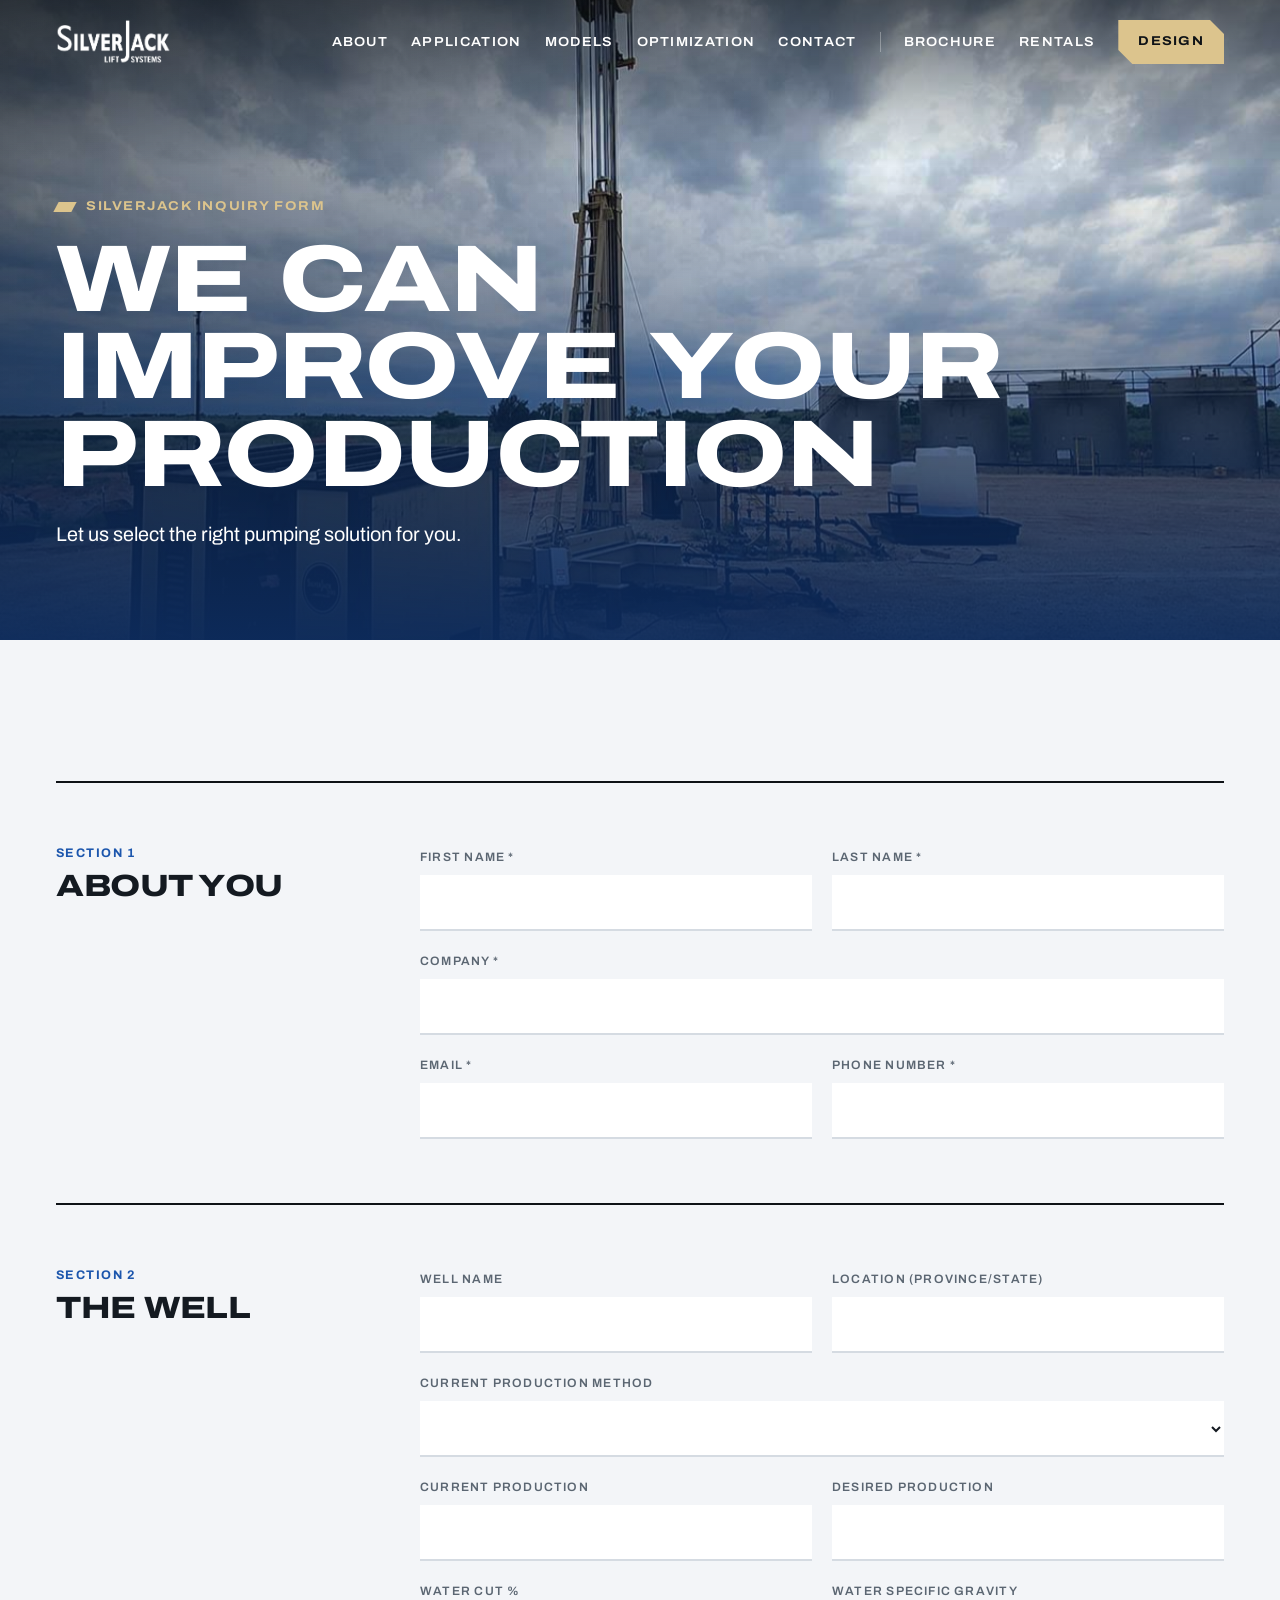
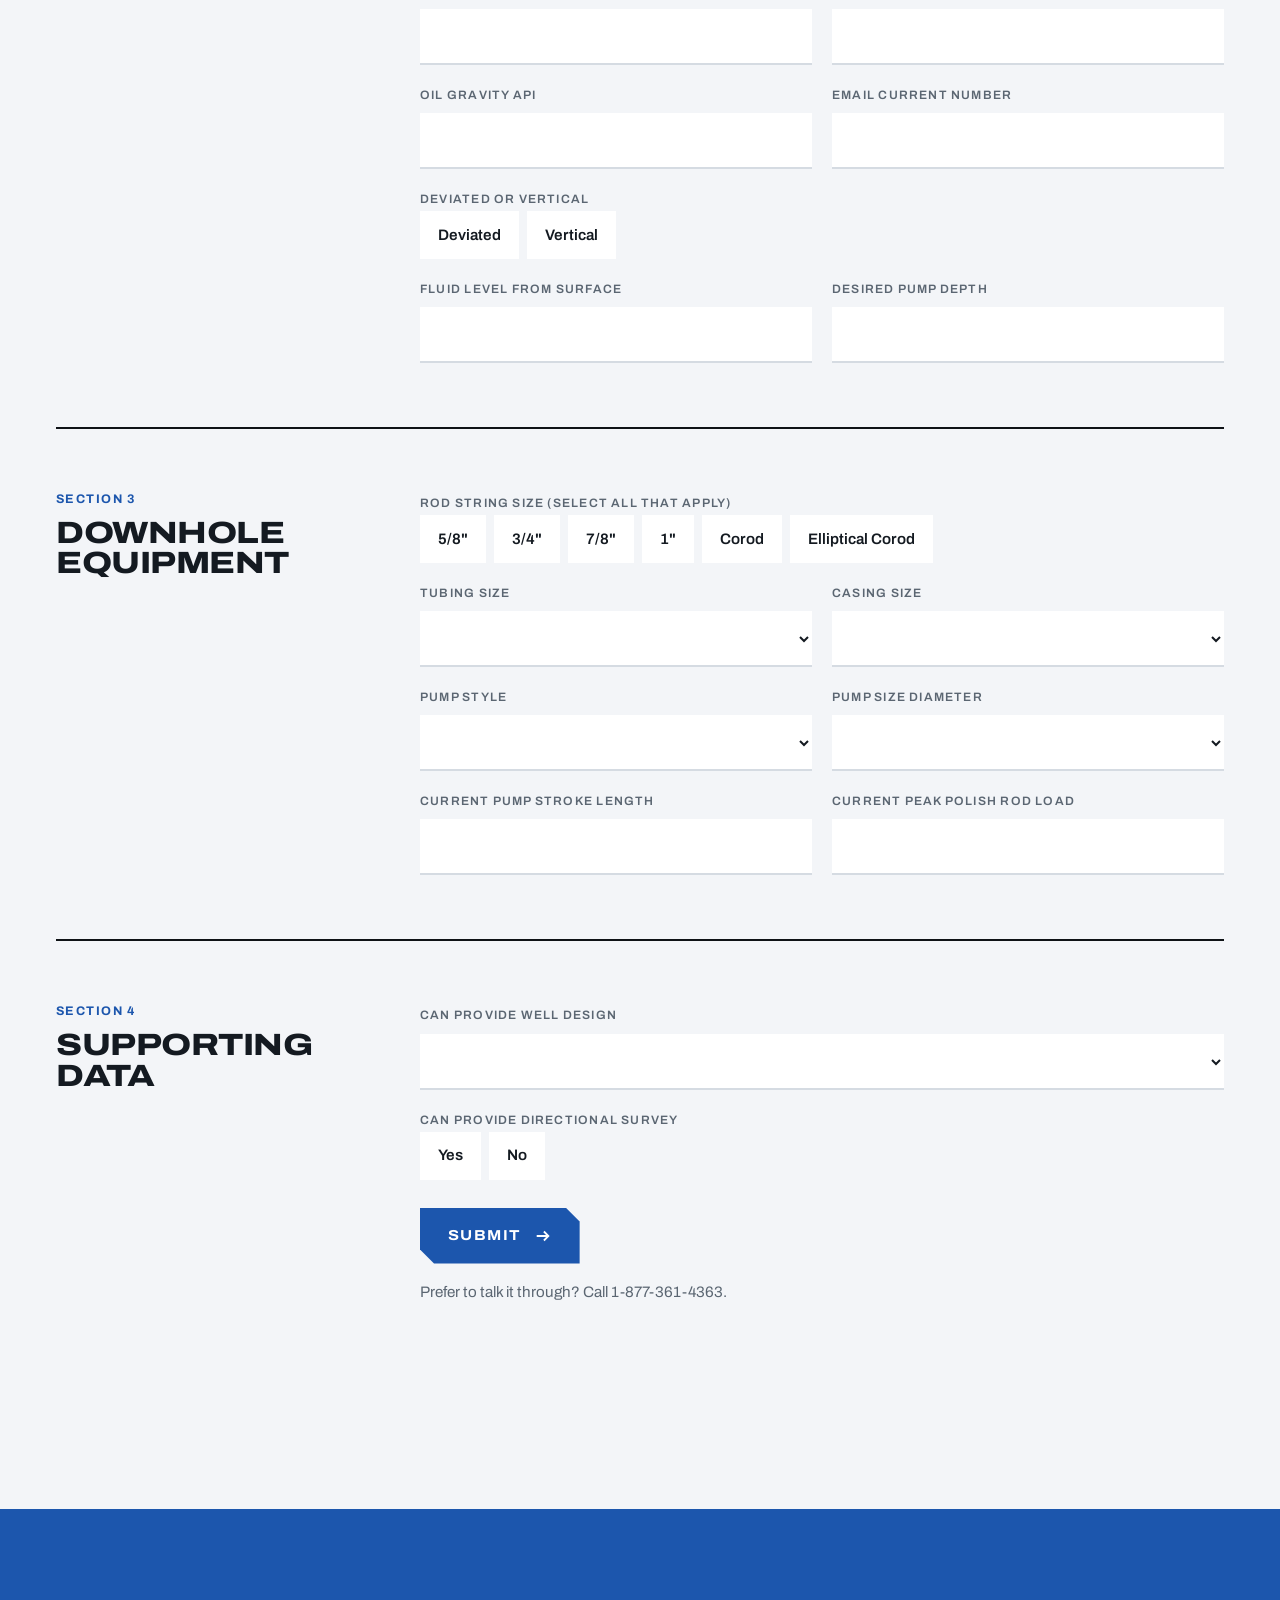
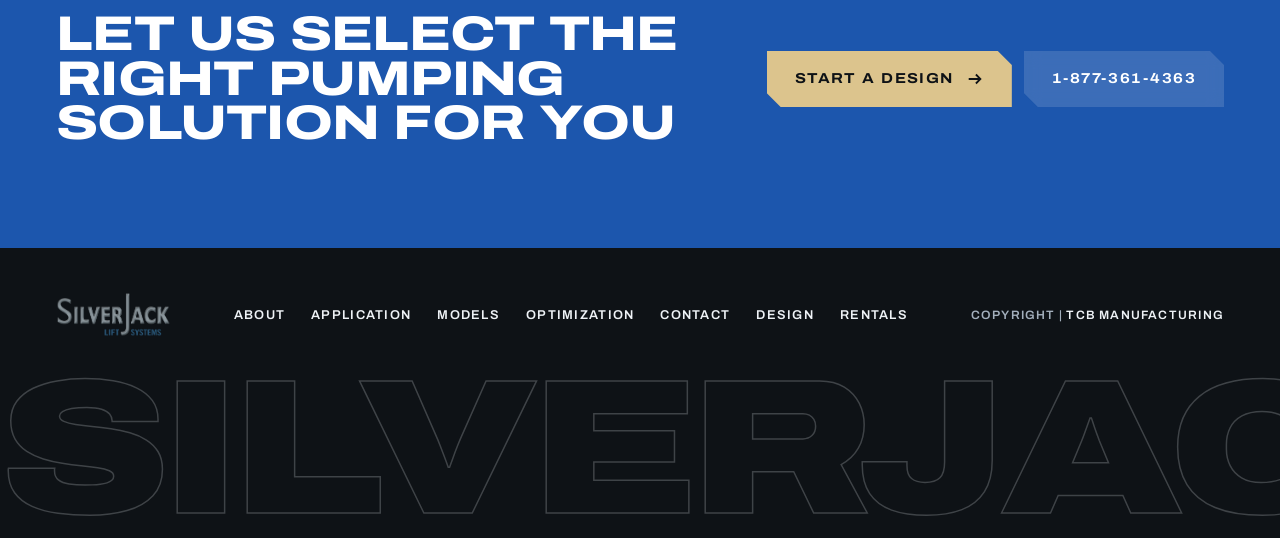
<file: design.html>
<!doctype html>
<html lang="en-CA">
<head>
<meta charset="utf-8">
<meta name="viewport" content="width=device-width, initial-scale=1, viewport-fit=cover">
<title>SilverJack Inquiry Form | SilverJack Lift Systems</title>
<meta name="description" content="Tell us about your well and let us select the right pumping solution for you.">
<meta name="theme-color" content="#0c1a27">
<link rel="icon" href="assets/img/favicon.png">
<link rel="preconnect" href="https://fonts.googleapis.com">
<link rel="preconnect" href="https://fonts.gstatic.com" crossorigin>
<link rel="stylesheet" href="https://fonts.googleapis.com/css2?family=Archivo:wdth,wght@62..125,100..900&display=swap">
<link rel="stylesheet" href="assets/css/site.css">
</head>
<body>
<a class="skip" href="#main">Skip to content</a>
<header class="site-header">
  <div class="wrap">
    <a class="brand" href="index.html" aria-label="SilverJack Lift Systems home"><img src="assets/img/silverjack-logo.png" alt="SilverJack Lift Systems" width="538" height="215"></a>
    <button class="menu-btn" type="button" aria-controls="nav" aria-expanded="false" aria-label="Menu"><i></i><i></i></button>
    <nav class="nav" id="nav" aria-label="Main">
      <a href="index.html#about">About</a>
      <a href="index.html#application">Application</a>
      <a href="index.html#models">Models</a>
      <a href="index.html#optimization">Optimization</a>
      <a href="index.html#contact">Contact</a>
      <span class="nav-sep"></span>
      <a href="assets/docs/TCB-SilverJack-Flyer.pdf" target="_blank" rel="noopener">Brochure</a>
      <a href="rentals.html">Rentals</a>
      <a class="btn btn-sand" href="design.html">Design</a>
    </nav>
  </div>
</header>
<main id="main">
<section class="hero hero-page">
  <div class="hero-media" data-parallax="-0.4"><img src="assets/img/silverjack-pumpsetup.jpg" alt="SilverJack unit and power pack enclosure on a well site" fetchpriority="high" width="1200" height="800"></div>
  <div class="wrap">
    <p class="label" data-reveal>SilverJack inquiry form</p>
    <h1 class="display h1-sm split">We can improve your production</h1>
    <p class="lead" data-reveal style="--d:4">Let us select the right pumping solution for you.</p>
  </div>
</section>

<section class="section">
  <div class="wrap">
    <form class="form form-light" data-mailto="ryan.mobbs@silverjack.ca" data-subject="SilverJack inquiry form" style="gap:0">
      <div class="form-section" data-reveal>
        <h2><small>Section 1</small>About you</h2>
        <div class="form-grid">
          <div class="field"><label for="f-first">First name *</label><input id="f-first" name="First name" autocomplete="given-name" required></div>
          <div class="field"><label for="f-last">Last name *</label><input id="f-last" name="Last name" autocomplete="family-name" required></div>
          <div class="field full"><label for="f-company">Company *</label><input id="f-company" name="Company" autocomplete="organization" required></div>
          <div class="field"><label for="f-email">Email *</label><input id="f-email" name="Email" type="email" autocomplete="email" required></div>
          <div class="field"><label for="f-phone">Phone number *</label><input id="f-phone" name="Phone number" type="tel" autocomplete="tel" required></div>
        </div>
      </div>

      <div class="form-section" data-reveal>
        <h2><small>Section 2</small>The well</h2>
        <div class="form-grid">
          <div class="field"><label for="f-well">Well name</label><input id="f-well" name="Well name"></div>
          <div class="field"><label for="f-loc">Location (province/state)</label><input id="f-loc" name="Location"></div>
          <div class="field full"><label for="f-method">Current production method</label>
            <select id="f-method" name="Current production method"><option value=""></option><option>Completion</option><option>Flowing</option><option>Gas Lift</option><option>Plunger</option><option>ESP</option><option>Rod Pump</option><option>PCP</option><option>Other</option></select></div>
          <div class="field"><label for="f-cur">Current production</label><input id="f-cur" name="Current production"></div>
          <div class="field"><label for="f-des">Desired production</label><input id="f-des" name="Desired production"></div>
          <div class="field"><label for="f-wc">Water cut %</label><input id="f-wc" name="Water cut %" inputmode="decimal"></div>
          <div class="field"><label for="f-wsg">Water specific gravity</label><input id="f-wsg" name="Water specific gravity" inputmode="decimal"></div>
          <div class="field"><label for="f-api">Oil gravity API</label><input id="f-api" name="Oil gravity API" inputmode="decimal"></div>
          <div class="field"><label for="f-ecn">Email current number</label><input id="f-ecn" name="Email current number"></div>
          <fieldset class="field full"><legend>Deviated or vertical</legend>
            <div class="checks"><label><input type="radio" name="Deviated or vertical" value="Deviated"> Deviated</label><label><input type="radio" name="Deviated or vertical" value="Vertical"> Vertical</label></div></fieldset>
          <div class="field"><label for="f-fluid">Fluid level from surface</label><input id="f-fluid" name="Fluid level from surface"></div>
          <div class="field"><label for="f-depth">Desired pump depth</label><input id="f-depth" name="Desired pump depth"></div>
        </div>
      </div>

      <div class="form-section" data-reveal>
        <h2><small>Section 3</small>Downhole equipment</h2>
        <div class="form-grid">
          <fieldset class="field full"><legend>Rod string size (select all that apply)</legend>
            <div class="checks">
              <label><input type="checkbox" name="Rod string size" value='5/8"'> 5/8"</label>
              <label><input type="checkbox" name="Rod string size" value='3/4"'> 3/4"</label>
              <label><input type="checkbox" name="Rod string size" value='7/8"'> 7/8"</label>
              <label><input type="checkbox" name="Rod string size" value='1"'> 1"</label>
              <label><input type="checkbox" name="Rod string size" value="Corod"> Corod</label>
              <label><input type="checkbox" name="Rod string size" value="Elliptical Corod"> Elliptical Corod</label>
            </div></fieldset>
          <div class="field"><label for="f-tub">Tubing size</label>
            <select id="f-tub" name="Tubing size"><option value=""></option><option>2-3/8"</option><option>2-7/8"</option><option>3-1/2"</option><option>4-1/2"</option></select></div>
          <div class="field"><label for="f-cas">Casing size</label>
            <select id="f-cas" name="Casing size"><option value=""></option><option>4-1/2"</option><option>5-1/2"</option><option>7"</option><option>8-5/8"</option></select></div>
          <div class="field"><label for="f-style">Pump style</label>
            <select id="f-style" name="Pump style"><option value=""></option><option>Insert Pump</option><option>Tubing Pump</option></select></div>
          <div class="field"><label for="f-dia">Pump size diameter</label>
            <select id="f-dia" name="Pump size diameter"><option value=""></option><option>1-1/4"</option><option>1-1/2"</option><option>1-3/4"</option><option>2"</option><option>2-1/4"</option><option>2-1/2"</option><option>2-3/4"</option><option>3-3/4"</option></select></div>
          <div class="field"><label for="f-stroke">Current pump stroke length</label><input id="f-stroke" name="Current pump stroke length"></div>
          <div class="field"><label for="f-pprl">Current peak polish rod load</label><input id="f-pprl" name="Current peak polish rod load"></div>
        </div>
      </div>

      <div class="form-section" data-reveal>
        <h2><small>Section 4</small>Supporting data</h2>
        <div class="form-grid">
          <div class="field full"><label for="f-design">Can provide well design</label>
            <select id="f-design" name="Can provide well design"><option value=""></option><option>Rodstar</option><option>SRod</option><option>Petro Bench</option><option>Not Available</option></select></div>
          <fieldset class="field full"><legend>Can provide directional survey</legend>
            <div class="checks"><label><input type="radio" name="Can provide directional survey" value="Yes"> Yes</label><label><input type="radio" name="Can provide directional survey" value="No"> No</label></div></fieldset>
          <div class="full" style="display:grid;gap:16px;margin-top:8px">
            <div><button class="btn" type="submit">Submit <svg viewBox="0 0 20 20" fill="none" stroke="currentColor" stroke-width="2" aria-hidden="true"><path d="M3 10h13M11 5l5 5-5 5"/></svg></button></div>
            <p class="form-note">Prefer to talk it through? Call 1-877-361-4363.</p>
            <p class="form-status" role="status" hidden></p>
          </div>
        </div>
      </div>
    </form>
  </div>
</section>

</main>
<section class="cta">
  <div class="wrap">
    <p class="display h2 split">Let us select the right pumping solution for you</p>
    <div class="actions" data-reveal>
      <a class="btn btn-sand" href="design.html">Start a design <svg viewBox="0 0 20 20" fill="none" stroke="currentColor" stroke-width="2" aria-hidden="true"><path d="M3 10h13M11 5l5 5-5 5"/></svg></a>
      <a class="btn btn-glass" href="tel:18773614363">1-877-361-4363</a>
    </div>
  </div>
</section>
<footer class="site-footer">
  <div class="wrap">
    <img class="logo" src="assets/img/silverjack-logo.png" alt="SilverJack Lift Systems" width="538" height="215" loading="lazy">
    <nav aria-label="Footer">
      <a href="index.html#about">About</a><a href="index.html#application">Application</a><a href="index.html#models">Models</a><a href="index.html#optimization">Optimization</a><a href="index.html#contact">Contact</a><a href="design.html">Design</a><a href="rentals.html">Rentals</a>
    </nav>
    <p class="legal">Copyright | <a href="https://tcbmanufacturing.com" target="_blank" rel="noopener">TCB Manufacturing</a></p>
  </div>
  <div class="wordmark" aria-hidden="true"><span>SilverJack Lift Systems</span><span>SilverJack Lift Systems</span><span>SilverJack Lift Systems</span></div>
</footer>
<script src="assets/js/site.js"></script>
</body>
</html>
</file>
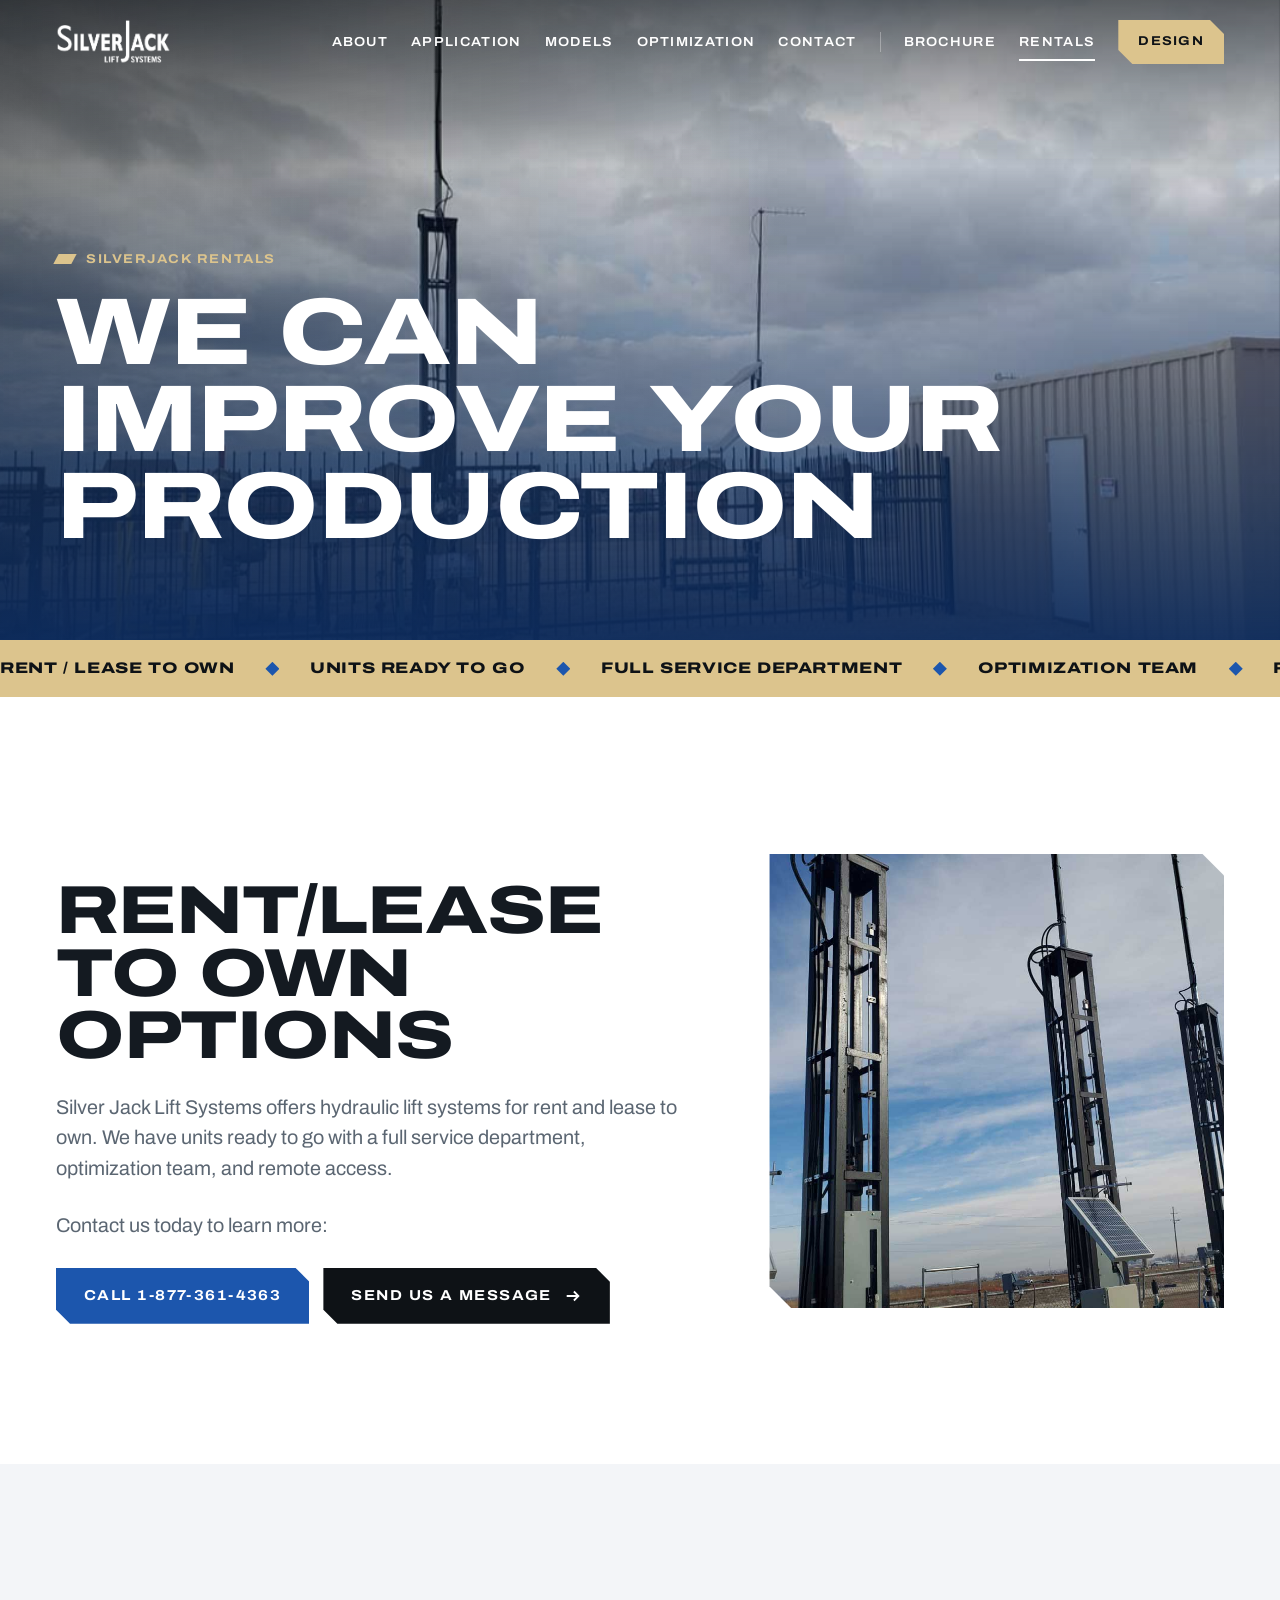
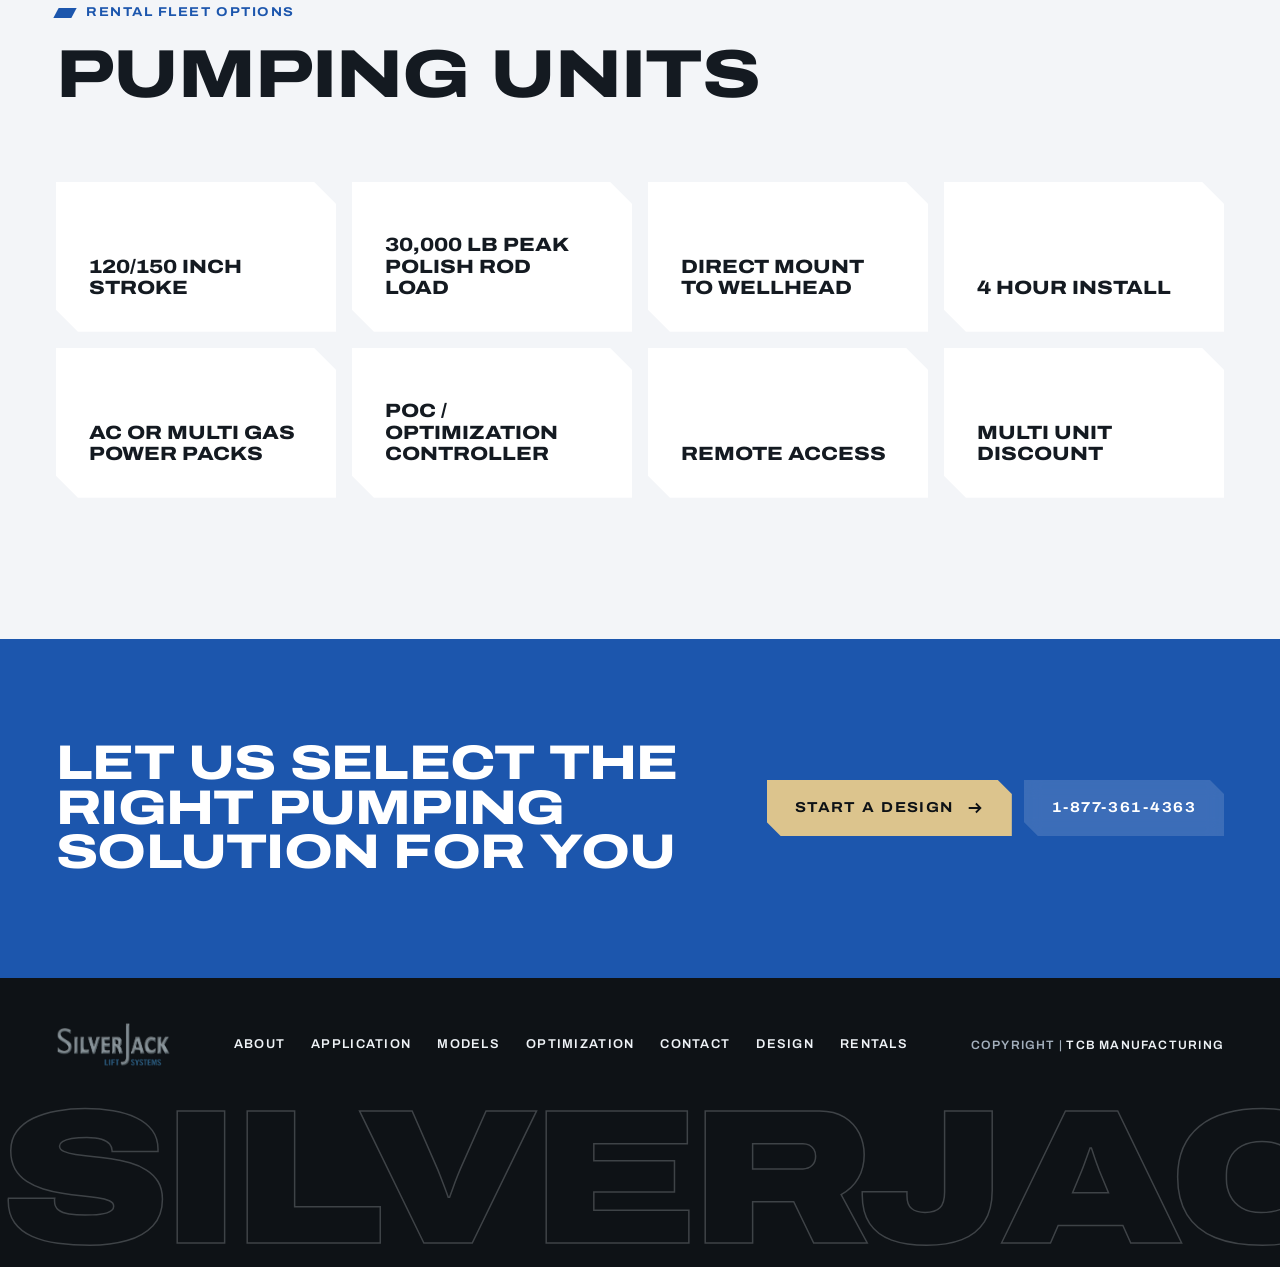
<file: rentals.html>
<!doctype html>
<html lang="en-CA">
<head>
<meta charset="utf-8">
<meta name="viewport" content="width=device-width, initial-scale=1, viewport-fit=cover">
<title>SilverJack Rentals | SilverJack Lift Systems</title>
<meta name="description" content="Rent or lease to own a SilverJack hydraulic lift system, backed by a full service department, optimization team and remote access.">
<meta name="theme-color" content="#0c1a27">
<link rel="icon" href="assets/img/favicon.png">
<link rel="preconnect" href="https://fonts.googleapis.com">
<link rel="preconnect" href="https://fonts.gstatic.com" crossorigin>
<link rel="stylesheet" href="https://fonts.googleapis.com/css2?family=Archivo:wdth,wght@62..125,100..900&display=swap">
<link rel="stylesheet" href="assets/css/site.css">
</head>
<body>
<a class="skip" href="#main">Skip to content</a>
<header class="site-header">
  <div class="wrap">
    <a class="brand" href="index.html" aria-label="SilverJack Lift Systems home"><img src="assets/img/silverjack-logo.png" alt="SilverJack Lift Systems" width="538" height="215"></a>
    <button class="menu-btn" type="button" aria-controls="nav" aria-expanded="false" aria-label="Menu"><i></i><i></i></button>
    <nav class="nav" id="nav" aria-label="Main">
      <a href="index.html#about">About</a>
      <a href="index.html#application">Application</a>
      <a href="index.html#models">Models</a>
      <a href="index.html#optimization">Optimization</a>
      <a href="index.html#contact">Contact</a>
      <span class="nav-sep"></span>
      <a href="assets/docs/TCB-SilverJack-Flyer.pdf" target="_blank" rel="noopener">Brochure</a>
      <a href="rentals.html" aria-current="page">Rentals</a>
      <a class="btn btn-sand" href="design.html">Design</a>
    </nav>
  </div>
</header>
<main id="main">
<section class="hero hero-page">
  <div class="hero-media" data-parallax="-0.4"><img src="assets/img/sj150-4.jpg" alt="SJ150 unit on a fenced well site" fetchpriority="high" width="1200" height="600"></div>
  <div class="wrap">
    <p class="label" data-reveal>SilverJack rentals</p>
    <h1 class="display h1-sm split">We can improve your production</h1>
  </div>
</section>
<div class="ticker" aria-hidden="true"><ul><li>Rent / lease to own</li><li>Units ready to go</li><li>Full service department</li><li>Optimization team</li><li>Remote access</li></ul><ul><li>Rent / lease to own</li><li>Units ready to go</li><li>Full service department</li><li>Optimization team</li><li>Remote access</li></ul></div>

<section class="section bg-white">
  <div class="wrap rent-split">
    <div>
      <p class="label" data-reveal>Rentals</p>
      <h2 class="display h2 split">Rent/lease to own options</h2>
      <p class="lead" data-reveal>Silver Jack Lift Systems offers hydraulic lift systems for rent and lease to own. We have units ready to go with a full service department, optimization team, and remote access.</p>
      <p class="lead" data-reveal>Contact us today to learn more:</p>
      <div class="hero-cta" data-reveal>
        <a class="btn" href="tel:18773614363">Call 1-877-361-4363</a>
        <a class="btn btn-ink" href="index.html#contact">Send us a message <svg viewBox="0 0 20 20" fill="none" stroke="currentColor" stroke-width="2" aria-hidden="true"><path d="M3 10h13M11 5l5 5-5 5"/></svg></a>
      </div>
    </div>
    <figure class="cut"><div data-reveal="img"><img src="assets/img/sj150-main.jpg" alt="SilverJack rental units mounted on well heads" loading="lazy" style="width:100%" width="900" height="900"></div></figure>
  </div>
</section>

<section class="section">
  <div class="wrap">
    <div class="head">
      <p class="label" data-reveal>Rental fleet options</p>
      <h2 class="display h2 split">Pumping units</h2>
    </div>
    <ul class="rent-grid" data-stagger>
      <li class="rent cut"><b>120/150 inch stroke</b></li>
      <li class="rent cut"><b>30,000 lb peak polish rod load</b></li>
      <li class="rent cut"><b>Direct mount to wellhead</b></li>
      <li class="rent cut"><b>4 hour install</b></li>
      <li class="rent cut"><b>AC or multi gas power packs</b></li>
      <li class="rent cut"><b>POC / optimization controller</b></li>
      <li class="rent cut"><b>Remote access</b></li>
      <li class="rent cut"><b>Multi unit discount</b></li>
    </ul>
  </div>
</section>

</main>
<section class="cta">
  <div class="wrap">
    <p class="display h2 split">Let us select the right pumping solution for you</p>
    <div class="actions" data-reveal>
      <a class="btn btn-sand" href="design.html">Start a design <svg viewBox="0 0 20 20" fill="none" stroke="currentColor" stroke-width="2" aria-hidden="true"><path d="M3 10h13M11 5l5 5-5 5"/></svg></a>
      <a class="btn btn-glass" href="tel:18773614363">1-877-361-4363</a>
    </div>
  </div>
</section>
<footer class="site-footer">
  <div class="wrap">
    <img class="logo" src="assets/img/silverjack-logo.png" alt="SilverJack Lift Systems" width="538" height="215" loading="lazy">
    <nav aria-label="Footer">
      <a href="index.html#about">About</a><a href="index.html#application">Application</a><a href="index.html#models">Models</a><a href="index.html#optimization">Optimization</a><a href="index.html#contact">Contact</a><a href="design.html">Design</a><a href="rentals.html">Rentals</a>
    </nav>
    <p class="legal">Copyright | <a href="https://tcbmanufacturing.com" target="_blank" rel="noopener">TCB Manufacturing</a></p>
  </div>
  <div class="wordmark" aria-hidden="true"><span>SilverJack Lift Systems</span><span>SilverJack Lift Systems</span><span>SilverJack Lift Systems</span></div>
</footer>
<script src="assets/js/site.js"></script>
</body>
</html>
</file>
<file: assets/css/site.css>
/* SilverJack Lift Systems — v2
   Layout: full-bleed photography and solid colour blocks; wide, heavy Archivo headlines;
   steel-plate chamfered corners as the recurring shape; motion driven by scroll. */
:root {
  --blue: #1c56ad;         /* logo blue, turned up */
  --blue-deep: #0d2c5e;
  --blue-bright: #6fb0ff;
  --sand: #dcc48d;         /* the tan the units are painted */
  --sand-deep: #9a7f3f;
  --ink: #0e1216;
  --ink-2: #171d24;
  --ink-3: #232c36;
  --paper: #f3f5f8;
  --white: #ffffff;
  --text: #141a21;
  --muted: #5b6672;
  --on-dark: #eef2f6;
  --on-dark-muted: #a3afbc;
  --line: #d5dbe2;
  --line-dark: rgba(238, 242, 246, .16);

  --font: "Archivo", "Helvetica Neue", Arial, sans-serif;
  --wrap: 1320px;
  --gutter: clamp(18px, 4.4vw, 56px);
  --section: clamp(84px, 11vw, 170px);
  --cut: 22px;
  --ease: cubic-bezier(.2, .8, .2, 1);
  --ease-io: cubic-bezier(.76, 0, .24, 1);
  color-scheme: light;
}

*, *::before, *::after { box-sizing: border-box; }
html { scroll-behavior: smooth; scroll-padding-top: 90px; -webkit-text-size-adjust: 100%; }
body {
  margin: 0; background: var(--paper); color: var(--text);
  font: 400 1.0625rem/1.65 var(--font); font-stretch: 100%;
  -webkit-font-smoothing: antialiased; overflow-x: clip;
}
img, svg { display: block; max-width: 100%; }
img { height: auto; }
a { color: inherit; }
ul, ol { margin: 0; padding: 0; list-style: none; }
h1, h2, h3, h4, p, figure, dl, dd { margin: 0; }
button { font: inherit; color: inherit; }
[hidden] { display: none !important; }
:focus-visible { outline: 3px solid var(--blue-bright); outline-offset: 3px; }
::selection { background: var(--blue); color: var(--white); }
.skip { position: absolute; left: -999px; top: 8px; background: var(--ink); color: var(--white); padding: 10px 16px; z-index: 200; }
.skip:focus { left: 8px; }

.wrap {
  max-width: var(--wrap); margin-inline: auto;
  padding-left: max(var(--gutter), env(safe-area-inset-left, 0px));
  padding-right: max(var(--gutter), env(safe-area-inset-right, 0px));
}
.cut { clip-path: polygon(0 0, calc(100% - var(--cut)) 0, 100% var(--cut), 100% 100%, var(--cut) 100%, 0 calc(100% - var(--cut))); }

/* ---------- type ---------- */
.display {
  font-weight: 800; font-stretch: 125%; text-transform: uppercase;
  line-height: .92; letter-spacing: -.015em; text-wrap: balance;
}
.h1 { font-size: clamp(2.6rem, 10.4vw, 9.6rem); }
.h1-sm { font-size: clamp(2.2rem, 7.4vw, 6.6rem); }
.h2 { font-size: clamp(2rem, 5.3vw, 4.7rem); }
.h3 { font-size: clamp(1.25rem, 2vw, 1.7rem); line-height: 1.05; letter-spacing: -.005em; }
.outline { color: transparent; -webkit-text-stroke: 2px var(--stroke, #fff); }
.label {
  display: inline-flex; align-items: center; gap: 12px;
  font-weight: 700; font-stretch: 112%; font-size: .8rem; line-height: 1.2; letter-spacing: .12em; text-transform: uppercase; color: var(--blue);
}
.label::before { content: ""; width: 18px; height: 10px; background: currentColor; transform: skewX(-28deg); flex: none; }
.lead { font-size: clamp(1.1rem, 1.55vw, 1.35rem); line-height: 1.55; color: var(--muted); max-width: 60ch; }

/* ---------- buttons ---------- */
.btn {
  --b: var(--blue); --f: var(--white); --hb: var(--ink); --hf: var(--white);
  position: relative; isolation: isolate; overflow: hidden;
  display: inline-flex; align-items: center; gap: 12px; min-height: 56px; padding: 0 28px;
  font-weight: 700; font-stretch: 112%; font-size: .9rem; letter-spacing: .1em; text-transform: uppercase; text-decoration: none;
  background: var(--b); color: var(--f); border: 0; cursor: pointer;
  clip-path: polygon(0 0, calc(100% - 14px) 0, 100% 14px, 100% 100%, 14px 100%, 0 calc(100% - 14px));
  transition: color .35s var(--ease);
}
.btn::before {
  content: ""; position: absolute; inset: 0 -20%; z-index: -1; background: var(--hb);
  transform: translateX(-102%) skewX(-18deg); transition: transform .55s var(--ease);
}
.btn:hover { color: var(--hf); }
.btn:hover::before { transform: translateX(0) skewX(-18deg); }
.btn svg { width: 18px; height: 18px; flex: none; transition: transform .35s var(--ease); }
.btn:hover svg { transform: translateX(5px); }
.btn-sand { --b: var(--sand); --f: var(--ink); --hb: var(--white); --hf: var(--ink); }
.btn-white { --b: var(--white); --f: var(--ink); --hb: var(--sand); --hf: var(--ink); }
.btn-glass { --b: rgba(255, 255, 255, .14); --f: var(--white); --hb: var(--white); --hf: var(--ink); backdrop-filter: blur(8px); }
.btn-ink { --b: var(--ink); --f: var(--white); --hb: var(--blue); }
.link {
  display: inline-flex; align-items: center; gap: 10px; text-decoration: none;
  font-weight: 700; font-stretch: 112%; font-size: .9rem; letter-spacing: .1em; text-transform: uppercase;
  background: linear-gradient(currentColor, currentColor) left bottom / 100% 2px no-repeat; padding-bottom: 8px;
  transition: background-size .45s var(--ease);
}
.link:hover { background-size: 0 2px; background-position: right bottom; }
.link svg { width: 16px; height: 16px; flex: none; transition: transform .35s var(--ease); }
.link:hover svg { transform: translateX(5px); }

/* ---------- progress + curtain ---------- */
.progress { position: fixed; inset: 0 0 auto 0; height: 3px; z-index: 120; background: var(--sand); transform: scaleX(0); transform-origin: left; }
.curtain { position: fixed; inset: 0; z-index: 300; background: var(--blue); pointer-events: none; transform: translateY(-101%); }
.curtain.out { animation: curtain-out .7s var(--ease-io) both; }
.curtain.in { animation: curtain-in .45s var(--ease-io) both; pointer-events: auto; }
@keyframes curtain-out { from { transform: translateY(0); } to { transform: translateY(-101%); } }
@keyframes curtain-in { from { transform: translateY(101%); } to { transform: translateY(0); } }

/* ---------- header ---------- */
.site-header {
  position: fixed; inset: 0 0 auto 0; z-index: 100; color: var(--white);
  transition: transform .5s var(--ease), background .35s, color .35s, box-shadow .35s;
  padding-top: env(safe-area-inset-top, 0px);
}
.site-header .wrap { display: flex; align-items: center; gap: 24px; min-height: 84px; transition: min-height .35s var(--ease); }
.site-header.solid { background: rgba(255, 255, 255, .94); backdrop-filter: blur(14px); color: var(--text); box-shadow: 0 1px 0 var(--line); }
.site-header.solid .wrap { min-height: 68px; }
.site-header.away { transform: translateY(-101%); }
.brand img { height: 46px; width: auto; filter: brightness(0) invert(1); transition: filter .35s, height .35s var(--ease); }
.site-header.solid .brand img { filter: none; height: 40px; }
.nav { margin-left: auto; display: flex; align-items: center; gap: clamp(14px, 1.8vw, 30px); }
.nav a:not(.btn) {
  position: relative; text-decoration: none; padding: 8px 0;
  font-weight: 600; font-stretch: 108%; font-size: .82rem; letter-spacing: .1em; text-transform: uppercase;
}
.nav a:not(.btn)::after {
  content: ""; position: absolute; left: 0; right: 0; bottom: 0; height: 2px; background: currentColor;
  transform: scaleX(0); transform-origin: right; transition: transform .4s var(--ease);
}
.nav a:not(.btn):hover::after, .nav a[aria-current="page"]::after { transform: scaleX(1); transform-origin: left; }
.nav .btn { min-height: 44px; padding: 0 20px; font-size: .8rem; }
.nav-sep { width: 1px; height: 20px; background: currentColor; opacity: .3; }
.menu-btn { display: none; margin-left: auto; width: 48px; height: 48px; background: none; border: 0; cursor: pointer; position: relative; }
.menu-btn i { position: absolute; left: 12px; right: 12px; height: 2px; background: currentColor; transition: transform .4s var(--ease), top .4s var(--ease); }
.menu-btn i:first-child { top: 19px; } .menu-btn i:last-child { top: 27px; }
.menu-btn[aria-expanded="true"] i:first-child { top: 23px; transform: rotate(45deg); }
.menu-btn[aria-expanded="true"] i:last-child { top: 23px; transform: rotate(-45deg); }
@media (max-width: 1100px) {
  .menu-btn { display: block; z-index: 2; }
  .brand { position: relative; z-index: 2; }
  .nav {
    position: fixed; inset: 0; height: 100dvh; background: var(--blue-deep); color: var(--white);
    flex-direction: column; align-items: flex-start; justify-content: center; gap: 4px;
    padding: 90px max(var(--gutter), env(safe-area-inset-left, 0px)) 40px;
    clip-path: inset(0 0 100% 0); visibility: hidden; transition: clip-path .6s var(--ease-io), visibility 0s .6s;
  }
  .nav.open { clip-path: inset(0); visibility: visible; transition: clip-path .6s var(--ease-io); }
  .nav a:not(.btn) { font-size: clamp(1.6rem, 7vw, 2.4rem); font-weight: 800; font-stretch: 125%; letter-spacing: -.01em; padding: 6px 0; }
  .nav .btn { margin-top: 22px; min-height: 54px; font-size: .9rem; }
  .nav-sep { display: none; }
  .site-header.menu-open { color: var(--white); background: none; box-shadow: none; backdrop-filter: none; transform: none; }
  .site-header.menu-open .brand img { filter: brightness(0) invert(1); }
}

/* ---------- hero ---------- */
.hero { position: relative; background: var(--ink); color: var(--white); overflow: hidden; isolation: isolate; }
.hero-media { position: absolute; inset: -6% 0; z-index: -2; will-change: transform; }
.hero-media img { width: 100%; height: 100%; object-fit: cover; object-position: 60% 35%; animation: kenburns 18s ease-out both; }
@keyframes kenburns { from { transform: scale(1.18); } to { transform: scale(1); } }
.hero::before {
  content: ""; position: absolute; inset: 0; z-index: -1;
  background:
    linear-gradient(180deg, rgba(14, 18, 22, .62) 0%, rgba(14, 18, 22, 0) 26%),
    linear-gradient(0deg, rgba(13, 44, 94, .94) 0%, rgba(13, 44, 94, .4) 46%, rgba(13, 44, 94, 0) 74%),
    linear-gradient(90deg, rgba(14, 18, 22, .55) 0%, rgba(14, 18, 22, 0) 62%);
}
.hero-home .wrap { min-height: min(100svh, 980px); display: grid; align-content: end; gap: clamp(22px, 3vw, 40px); padding-block: 150px clamp(110px, 12vw, 150px); }
.hero-title { display: grid; }
.hero-title .outline { -webkit-text-stroke-width: clamp(1.5px, .22vw, 3px); --stroke: var(--sand); }
.hero-foot { display: grid; grid-template-columns: minmax(0, 1fr) auto; gap: 28px 48px; align-items: end; }
.hero-foot .lead { color: var(--white); opacity: .92; max-width: 46ch; }
.hero-cta { display: flex; flex-wrap: wrap; gap: 14px; }
@media (max-width: 860px) { .hero-foot { grid-template-columns: 1fr; } }
.hero-page .wrap { min-height: min(72svh, 640px); display: grid; align-content: end; gap: 22px; padding-block: 150px clamp(56px, 7vw, 96px); }
.hero-page .lead { color: var(--white); opacity: .92; }
.hero .label { color: var(--sand); }

/* ticker */
.ticker { background: var(--sand); color: var(--ink); overflow: hidden; display: flex; user-select: none; }
.hero .ticker { position: absolute; left: 0; right: 0; bottom: 0; }
.ticker ul { display: flex; flex: none; min-width: 100%; justify-content: space-around; animation: ticker 36s linear infinite; }
.ticker li {
  flex: none; padding: 16px 0; display: flex; align-items: center; white-space: nowrap;
  font-weight: 800; font-stretch: 125%; font-size: clamp(.85rem, 1.2vw, 1.05rem); letter-spacing: .04em; text-transform: uppercase;
}
.ticker li::after { content: ""; width: 14px; height: 14px; margin: 0 clamp(18px, 2.4vw, 36px); background: var(--blue); clip-path: polygon(50% 0, 100% 50%, 50% 100%, 0 50%); }
@keyframes ticker { to { transform: translateX(-100%); } }

/* ---------- sections ---------- */
.section { padding-block: var(--section); position: relative; }
.bg-white { background: var(--white); }
.bg-blue { background: var(--blue); color: var(--white); }
.bg-ink { background: var(--ink); color: var(--on-dark); }
.bg-blue .label, .bg-ink .label { color: var(--sand); }
.bg-blue .lead { color: rgba(255, 255, 255, .88); }
.bg-ink .lead { color: var(--on-dark-muted); }
.head { display: grid; gap: 22px; margin-bottom: clamp(44px, 6vw, 88px); }
.head-split { grid-template-columns: minmax(0, 7fr) minmax(0, 5fr); align-items: end; gap: 24px clamp(28px, 5vw, 80px); }
.head-split .label { grid-column: 1 / -1; }
@media (max-width: 900px) { .head-split { grid-template-columns: 1fr; } }

.dots { display: grid; gap: 12px; }
.dots li { position: relative; padding-left: 26px; line-height: 1.5; }
.dots li::before { content: ""; position: absolute; left: 0; top: .5em; width: 12px; height: 8px; background: var(--blue); transform: skewX(-28deg); transition: background .4s; }
.bg-blue .dots li::before, .bg-ink .dots li::before { background: var(--sand); }

/* ---------- stats ---------- */
.stats { background: var(--white); border-bottom: 1px solid var(--line); }
.stats .wrap { display: grid; grid-template-columns: repeat(4, 1fr); }
.stat { padding: clamp(28px, 4vw, 56px) clamp(14px, 2vw, 32px); border-left: 1px solid var(--line); display: grid; gap: 10px; align-content: start; }
.stat:first-child { border-left: 0; padding-left: 0; }
.stat b { font-weight: 800; font-stretch: 125%; font-size: clamp(1.7rem, 4.2vw, 3.9rem); line-height: 1; letter-spacing: -.02em; color: var(--blue); white-space: nowrap; font-variant-numeric: tabular-nums; }
.stat > span { font-weight: 600; font-size: .82rem; letter-spacing: .08em; text-transform: uppercase; color: var(--muted); line-height: 1.4; }
@media (max-width: 800px) {
  .stats .wrap { grid-template-columns: 1fr 1fr; }
  .stat { padding: 26px 14px; } .stat:nth-child(odd) { border-left: 0; padding-left: 0; }
  .stat:nth-child(-n+2) { border-bottom: 1px solid var(--line); }
}

/* ---------- about ---------- */
.about-grid { display: grid; grid-template-columns: minmax(0, 6fr) minmax(0, 6fr); gap: clamp(32px, 6vw, 96px); align-items: center; }
@media (max-width: 900px) { .about-grid { grid-template-columns: 1fr; } .about-visual::before { right: 0; } }
.statement { font-weight: 600; font-stretch: 106%; font-size: clamp(1.3rem, 2.4vw, 2.15rem); line-height: 1.28; letter-spacing: -.012em; color: var(--text); display: grid; gap: 1em; }
.js .statement .w { opacity: .16; transition: opacity .3s linear; }
.js .statement .w.on { opacity: 1; }
.about-visual { position: relative; padding: 8% 0 6% 0; }
.about-visual::before { content: ""; position: absolute; inset: 0 -6% 0 16%; background: var(--blue); clip-path: polygon(0 0, calc(100% - 40px) 0, 100% 40px, 100% 100%, 40px 100%, 0 calc(100% - 40px)); }
@media (max-width: 900px) { .about-visual::before { inset: 0 0 0 16%; } }
.about-visual img { position: relative; width: 100%; filter: drop-shadow(0 30px 40px rgba(14, 18, 22, .3)); }
.pillars { display: grid; grid-template-columns: repeat(3, 1fr); gap: 16px; margin-top: clamp(56px, 8vw, 120px); }
.pillar {
  position: relative; isolation: isolate; overflow: hidden; background: var(--paper); padding: clamp(26px, 3vw, 44px);
  display: grid; gap: 18px; align-content: start; min-width: 0;
  transition: color .5s var(--ease), transform .5s var(--ease);
}
.pillar::before { content: ""; position: absolute; inset: 0; z-index: -1; background: var(--blue-deep); transform: translateY(101%); transition: transform .6s var(--ease); }
.pillar:hover { color: var(--white); transform: translateY(-8px); }
.pillar:hover::before { transform: none; }
.pillar svg { width: 54px; height: 54px; color: var(--blue); transition: color .5s; }
.pillar .kicker { font-weight: 700; font-size: .78rem; letter-spacing: .12em; text-transform: uppercase; color: var(--blue); transition: color .5s; }
.pillar:hover svg, .pillar:hover .kicker { color: var(--sand); }
.pillar .sub { font-weight: 600; line-height: 1.45; }
.pillar .dots { font-size: 1rem; opacity: .88; }
.pillar:hover .dots li::before { background: var(--sand); }
@media (max-width: 960px) { .pillars { grid-template-columns: 1fr; } }

/* ---------- applications ---------- */
.apps { display: grid; grid-template-columns: minmax(0, 7fr) minmax(0, 5fr); gap: clamp(28px, 5vw, 80px); align-items: start; }
.app { border-top: 2px solid var(--ink); }
.app:last-child { border-bottom: 2px solid var(--ink); }
.app-btn {
  width: 100%; background: none; border: 0; cursor: pointer; text-align: left; padding: clamp(20px, 2.6vw, 34px) 0;
  display: grid; grid-template-columns: minmax(0, 1fr) auto; gap: 8px 20px; align-items: center;
}
.app-btn .kicker { grid-column: 1; font-weight: 700; font-size: .76rem; letter-spacing: .12em; text-transform: uppercase; color: var(--sand-deep); }
.app-btn .t { grid-column: 1; font-weight: 800; font-stretch: 122%; font-size: clamp(1.2rem, 2.4vw, 2.05rem); line-height: 1.02; letter-spacing: -.012em; text-transform: uppercase; transition: color .35s, transform .5s var(--ease); }
.app-btn:hover .t { transform: translateX(10px); }
.app-btn .pm { grid-column: 2; grid-row: 1 / span 2; width: 46px; height: 46px; border: 2px solid var(--ink); border-radius: 50%; position: relative; transition: background .35s, border-color .35s, transform .5s var(--ease); }
.app-btn .pm::before, .app-btn .pm::after { content: ""; position: absolute; left: 50%; top: 50%; width: 16px; height: 2px; background: var(--ink); transform: translate(-50%, -50%); transition: transform .45s var(--ease), background .35s; }
.app-btn .pm::after { transform: translate(-50%, -50%) rotate(90deg); }
.app.open .t { color: var(--blue); }
.app.open .pm { background: var(--blue); border-color: var(--blue); transform: rotate(180deg); }
.app.open .pm::before, .app.open .pm::after { background: var(--white); }
.app.open .pm::after { transform: translate(-50%, -50%) rotate(0); }
.app-body { display: grid; grid-template-rows: 1fr; transition: grid-template-rows .6s var(--ease); }
.app-body > div { overflow: hidden; }
.app-body .dots { padding: 0 0 clamp(22px, 3vw, 36px); color: var(--muted); max-width: 58ch; }
.js .app:not(.open) .app-body { grid-template-rows: 0fr; }
.app-stage { position: sticky; top: 110px; aspect-ratio: 4 / 5; background: var(--ink); overflow: hidden; }
.app-stage img { position: absolute; inset: 0; width: 100%; height: 100%; object-fit: cover; clip-path: inset(0 0 100% 0); transform: scale(1.15); transition: clip-path .9s var(--ease-io), transform 1.4s var(--ease); }
.app-stage img.on { clip-path: inset(0); transform: none; z-index: 1; }
@media (max-width: 900px) { .apps { grid-template-columns: 1fr; } .app-stage { display: none; } }

/* ---------- models ---------- */
.models { overflow: hidden; }
.ghost {
  position: absolute; right: -2vw; top: clamp(40px, 6vw, 90px); z-index: 0; pointer-events: none;
  font-weight: 900; font-stretch: 125%; font-size: clamp(7rem, 24vw, 24rem); line-height: .8; letter-spacing: -.04em;
  color: transparent; -webkit-text-stroke: 2px rgba(255, 255, 255, .16); white-space: nowrap;
}
.models .wrap { position: relative; z-index: 1; }
.switch { position: relative; display: inline-grid; grid-template-columns: 1fr 1fr; background: rgba(255, 255, 255, .14); padding: 6px; margin-bottom: clamp(32px, 4vw, 56px); }
.switch button {
  position: relative; z-index: 1; background: none; border: 0; cursor: pointer; padding: 16px clamp(22px, 4vw, 52px);
  font-weight: 800; font-stretch: 125%; font-size: clamp(1rem, 1.6vw, 1.35rem); letter-spacing: .02em; color: var(--white); transition: color .4s;
}
.switch button[aria-selected="true"] { color: var(--ink); }
.switch .pill { position: absolute; top: 6px; bottom: 6px; left: 6px; width: calc(50% - 6px); background: var(--sand); transition: transform .6s var(--ease); }
.switch[data-on="1"] .pill { transform: translateX(100%); }
.model { display: grid; grid-template-columns: minmax(0, 5fr) minmax(0, 7fr); gap: clamp(28px, 5vw, 80px); align-items: center; }
.model + .model { margin-top: 72px; }
.model-photo { aspect-ratio: 1; overflow: hidden; background: var(--blue-deep); }
.model-photo img { width: 100%; height: 100%; object-fit: cover; transition: transform 1.2s var(--ease); }
.model-photo:hover img { transform: scale(1.06); }
.model-info { display: grid; gap: clamp(22px, 3vw, 36px); min-width: 0; }
.model-name { font-weight: 900; font-stretch: 125%; font-size: clamp(3.2rem, 9vw, 8rem); line-height: .85; letter-spacing: -.03em; }
.model-name small { display: block; font-weight: 700; font-stretch: 112%; font-size: .8rem; letter-spacing: .12em; text-transform: uppercase; color: var(--sand); margin-bottom: 16px; }
.specs { display: grid; grid-template-columns: repeat(3, minmax(0, 1fr)); border-block: 1px solid rgba(255, 255, 255, .28); }
.specs div { padding: 20px 14px 20px 0; }
.specs div + div { border-left: 1px solid rgba(255, 255, 255, .28); padding-left: clamp(12px, 1.6vw, 22px); }
.specs dt { font-weight: 600; font-size: .72rem; letter-spacing: .1em; text-transform: uppercase; opacity: .8; line-height: 1.3; }
.specs dd { font-weight: 800; font-stretch: 122%; font-size: clamp(1.4rem, 3vw, 2.6rem); line-height: 1; margin-top: 10px; letter-spacing: -.02em; white-space: nowrap; font-variant-numeric: tabular-nums; }
.specs dd small { display: block; font-weight: 500; font-stretch: 100%; font-size: .8rem; letter-spacing: 0; opacity: .82; margin-top: 8px; white-space: normal; }
.model .dots { grid-template-columns: 1fr 1fr; gap: 12px 28px; font-size: 1rem; }
@media (max-width: 900px) { .model { grid-template-columns: 1fr; } .model-photo { aspect-ratio: 4 / 3; } }
@media (max-width: 560px) { .model .dots { grid-template-columns: 1fr; } .specs dd { white-space: normal; font-size: 1.25rem; } }
.js .model.swap-in .model-photo { animation: wipe .9s var(--ease-io) both; }
.js .model.swap-in .model-info > * { animation: rise .7s var(--ease) both; }
.js .model.swap-in .model-info > *:nth-child(2) { animation-delay: .08s; }
.js .model.swap-in .model-info > *:nth-child(3) { animation-delay: .16s; }
@keyframes wipe { from { clip-path: inset(0 100% 0 0); } to { clip-path: inset(0 0 0 0); } }
@keyframes rise { from { opacity: 0; transform: translateY(34px); } to { opacity: 1; transform: none; } }

.scale { margin-top: clamp(56px, 7vw, 104px); display: grid; border-top: 1px solid rgba(255, 255, 255, .28); }
.scale-row { display: grid; grid-template-columns: 240px minmax(0, 1fr); gap: 24px; padding: 22px 0; border-bottom: 1px solid rgba(255, 255, 255, .28); align-items: center; }
.scale-row h4 { font-weight: 700; font-stretch: 112%; font-size: .85rem; letter-spacing: .1em; text-transform: uppercase; }
.bars { display: grid; gap: 8px; }
.bar { display: grid; grid-template-columns: 58px minmax(0, 1fr) auto; gap: 14px; align-items: center; font-weight: 600; font-size: .84rem; }
.bar i { display: block; height: 14px; background: rgba(255, 255, 255, .14); position: relative; overflow: hidden; }
.bar i::before { content: ""; position: absolute; inset: 0; background: var(--white); transform-origin: left; transform: scaleX(var(--w)); transition: transform 1.4s var(--ease-io) .2s; }
.bar.b300 i::before { background: var(--sand); }
.js .scale:not(.in) .bar i::before { transform: scaleX(0); }
.bar b { font-weight: 700; min-width: 132px; text-align: right; font-variant-numeric: tabular-nums; }
@media (max-width: 700px) { .scale-row { grid-template-columns: 1fr; gap: 12px; } .bar b { min-width: 104px; font-size: .78rem; } }

.packs { display: grid; grid-template-columns: repeat(3, 1fr); gap: 16px; }
.pack { background: var(--white); overflow: hidden; }
.pack div { overflow: hidden; }
.pack img { width: 100%; aspect-ratio: 2 / 1; object-fit: cover; transition: transform 1s var(--ease); }
.pack:hover img { transform: scale(1.07); }
.pack figcaption { padding: 18px 20px; font-weight: 700; font-stretch: 112%; font-size: .85rem; letter-spacing: .1em; text-transform: uppercase; border-top: 1px solid var(--line); }
@media (max-width: 800px) { .packs { grid-template-columns: 1fr; } }

/* ---------- mechanism (key differences) ---------- */
.mech { display: grid; grid-template-columns: minmax(0, 5fr) minmax(0, 7fr); gap: clamp(28px, 6vw, 96px); align-items: center; }
.mech-stage { position: relative; background: var(--ink-2); padding: clamp(16px, 2.4vw, 32px); }
.mech-stage svg { width: 100%; height: auto; }
.readouts { display: grid; grid-template-columns: 1fr 1fr; margin-top: 12px; border-top: 1px solid var(--line-dark); }
.readout { padding: 16px 0 4px; display: grid; gap: 6px; }
.readout + .readout { padding-left: 18px; border-left: 1px solid var(--line-dark); }
.readout span { font-weight: 600; font-size: .72rem; letter-spacing: .1em; text-transform: uppercase; color: var(--on-dark-muted); }
.readout b { font-weight: 800; font-stretch: 122%; font-size: clamp(1.6rem, 3vw, 2.5rem); line-height: 1; font-variant-numeric: tabular-nums; }
.readout.cyl b { color: var(--blue-bright); } .readout.rod b { color: var(--sand); }
.mech-copy { display: grid; gap: 26px; }
.mech-copy .dots { font-size: 1.05rem; color: var(--on-dark); }
@media (max-width: 900px) { .mech { grid-template-columns: 1fr; } .mech-stage { max-width: 460px; } }

.assist { margin-top: clamp(72px, 10vw, 150px); display: grid; grid-template-columns: minmax(0, 6fr) minmax(0, 6fr); gap: clamp(28px, 5vw, 80px); align-items: center; }
.assist-copy { display: grid; gap: 26px; }
.eq { display: grid; gap: 10px; }
.eq div { display: grid; grid-template-columns: minmax(0, 1fr) auto minmax(0, 1.3fr); gap: 16px; align-items: center; padding: 18px 20px; background: var(--ink-2); font-weight: 700; font-stretch: 112%; text-transform: uppercase; letter-spacing: .04em; font-size: clamp(.8rem, 1.2vw, 1rem); line-height: 1.25; }
.eq div span:nth-child(2) { color: var(--sand); font-size: 1.4em; }
.eq div:last-child { background: var(--blue); }
@media (max-width: 900px) { .assist { grid-template-columns: 1fr; } }

/* ---------- reel (pinned horizontal gallery) ---------- */
.reel { background: var(--ink); color: var(--white); position: relative; }
.reel-pin { overflow: hidden; grid-template-columns: minmax(0, 1fr); padding-block: clamp(64px, 8vw, 110px); display: grid; gap: clamp(28px, 4vw, 48px); align-content: center; }
.reel-head { width: 100%; display: flex; justify-content: space-between; align-items: end; gap: 20px; flex-wrap: wrap; }
.reel-head p { color: var(--on-dark-muted); font-weight: 600; font-size: .8rem; letter-spacing: .1em; text-transform: uppercase; }
.reel-track { min-width: 0; display: flex; gap: 18px; padding-inline: max(var(--gutter), calc((100vw - var(--wrap)) / 2 + var(--gutter))); will-change: transform; overflow-x: auto; scrollbar-width: none; }
.reel-track::-webkit-scrollbar { display: none; }
.reel-track figure { flex: none; position: relative; height: clamp(260px, 56vh, 560px); overflow: hidden; background: var(--ink-3); }
.reel-track img { height: 100%; width: auto; max-width: none; transition: transform 1s var(--ease); }
.reel-track figure:hover img { transform: scale(1.05); }
.reel-track figcaption {
  position: absolute; left: 0; bottom: 0; background: var(--sand); color: var(--ink); padding: 10px 16px;
  font-weight: 700; font-size: .74rem; letter-spacing: .1em; text-transform: uppercase;
}
.reel.pinned .reel-pin { position: sticky; top: 0; height: 100vh; padding-block: 90px 40px; }
.reel.pinned .reel-track { overflow: visible; }

/* ---------- feature rows (quality / service) ---------- */
.feature { display: grid; grid-template-columns: minmax(0, 7fr) minmax(0, 5fr); gap: clamp(28px, 6vw, 96px); align-items: start; }
.feature-photo { position: sticky; top: 110px; }
@media (max-width: 900px) { .feature { grid-template-columns: 1fr; } .feature-photo { position: static; max-width: 460px; } }
.callout { font-weight: 800; font-stretch: 118%; font-size: clamp(1.1rem, 2vw, 1.7rem); line-height: 1.12; text-transform: uppercase; letter-spacing: -.005em; color: var(--blue); }
.rows > div {
  position: relative; display: grid; grid-template-columns: minmax(0, 5fr) minmax(0, 7fr); gap: 10px 24px; padding: 24px 0; border-top: 1px solid var(--line);
  transition: padding .5s var(--ease);
}
.rows > div:last-child { border-bottom: 1px solid var(--line); }
.rows > div::before { content: ""; position: absolute; left: 0; top: -1px; height: 2px; width: 100%; background: var(--blue); transform: scaleX(0); transform-origin: left; transition: transform .7s var(--ease); }
.rows > div:hover { padding-left: 16px; }
.rows > div:hover::before { transform: scaleX(1); }
.rows dt { font-weight: 800; font-stretch: 118%; font-size: 1.05rem; line-height: 1.15; text-transform: uppercase; }
.rows dd { color: var(--muted); line-height: 1.55; }
@media (max-width: 600px) { .rows > div { grid-template-columns: 1fr; } }
.blueprint { background: var(--white); padding: clamp(14px, 3vw, 48px); margin-bottom: clamp(36px, 5vw, 64px); }
.blueprint img { width: 100%; }
.tiles { display: grid; grid-template-columns: repeat(3, 1fr); gap: 16px; }
.tile { background: var(--white); padding: clamp(22px, 2.6vw, 36px); display: grid; gap: 12px; align-content: start; }
.js .tile.in, .tile { transition: transform .5s var(--ease), background .4s, color .4s, opacity .9s var(--ease); }
.tile:hover, .js .tile.in:hover { transform: translateY(-8px); background: var(--blue); color: var(--white); transition-delay: 0s; }
.tile h3 { font-weight: 800; font-stretch: 118%; font-size: 1.1rem; line-height: 1.12; text-transform: uppercase; }
.tile p { color: var(--muted); line-height: 1.55; transition: color .4s; }
.tile:hover p { color: rgba(255, 255, 255, .9); }
@media (max-width: 960px) { .tiles { grid-template-columns: 1fr 1fr; } }
@media (max-width: 600px) { .tiles { grid-template-columns: 1fr; } }

/* ---------- optimization ---------- */
.opt { overflow: hidden; }
.card-bg { position: absolute; right: -6%; top: 3%; width: min(70vw, 900px); opacity: .55; pointer-events: none; }
.card-bg path { fill: none; stroke: var(--blue); stroke-width: 2.5; stroke-dasharray: 1; stroke-dashoffset: 1; animation: draw 7s var(--ease-io) infinite; }
@keyframes draw { 0% { stroke-dashoffset: 1; opacity: 1; } 55%, 80% { stroke-dashoffset: 0; opacity: 1; } 100% { stroke-dashoffset: 0; opacity: 0; } }
.opt .wrap { position: relative; }
.cycle { display: grid; grid-template-columns: minmax(0, 5fr) minmax(0, 7fr); gap: clamp(32px, 6vw, 96px); align-items: center; }
.ring { position: relative; max-width: 460px; width: 100%; margin-inline: auto; aspect-ratio: 1; }
.ring svg { width: 100%; height: 100%; overflow: visible; }
.ring .track { fill: none; stroke: var(--line-dark); stroke-width: 2; }
.ring .arc { fill: none; stroke: var(--sand); stroke-width: 6; stroke-dasharray: 25 75; transform-origin: 50% 50%; transform: rotate(calc(-135deg + var(--i, 0) * 90deg)); transition: transform .9s var(--ease-io); }
.ring .node { fill: var(--ink); stroke: var(--on-dark-muted); stroke-width: 2; transition: fill .5s, stroke .5s; }
.ring .node.on { fill: var(--sand); stroke: var(--sand); }
.ring-center { position: absolute; inset: 0; display: grid; place-content: center; text-align: center; gap: 8px; }
.ring-center span { font-weight: 600; font-size: .78rem; letter-spacing: .12em; text-transform: uppercase; color: var(--on-dark-muted); }
.ring-center b { font-weight: 900; font-stretch: 125%; font-size: clamp(1.5rem, 3.4vw, 2.7rem); line-height: 1; text-transform: uppercase; letter-spacing: -.02em; }
.ring-center b.tick { animation: rise .5s var(--ease) both; }
.steps { display: grid; counter-reset: s; }
.steps li { counter-increment: s; display: grid; grid-template-columns: 56px minmax(0, 1fr); align-items: center; padding: 20px 0; border-top: 1px solid var(--line-dark); transition: opacity .5s, padding .6s var(--ease); cursor: pointer; }
.steps li:last-child { border-bottom: 1px solid var(--line-dark); }
.steps li::before { content: "0" counter(s); font-weight: 700; font-size: .85rem; letter-spacing: .08em; color: var(--sand); }
.steps li span { font-weight: 800; font-stretch: 125%; font-size: clamp(1.5rem, 3.4vw, 2.9rem); line-height: 1; text-transform: uppercase; letter-spacing: -.02em; }
.js .steps li { opacity: .4; }
.js .steps li.on { opacity: 1; padding-left: 18px; }
.cycle-note { margin-top: 30px; display: grid; gap: 18px; }
.chips { display: flex; flex-wrap: wrap; gap: 8px; }
.chips li { font-weight: 600; font-size: .76rem; letter-spacing: .1em; text-transform: uppercase; padding: 10px 14px; background: var(--ink-3); }
@media (max-width: 900px) { .cycle { grid-template-columns: 1fr; } .ring { max-width: 300px; } }
.opt-shot { margin-top: clamp(64px, 9vw, 130px); display: grid; grid-template-columns: minmax(0, 7fr) minmax(0, 5fr); gap: clamp(28px, 5vw, 80px); align-items: center; }
.opt-shot > div:last-child { display: grid; gap: 20px; }
.opt-shot img { width: 100%; }
@media (max-width: 900px) { .opt-shot { grid-template-columns: 1fr; } }

.scenarios { margin-top: clamp(72px, 10vw, 150px); }
.tabs { display: grid; grid-template-columns: repeat(4, 1fr); gap: 8px; margin-top: 28px; }
.tab { position: relative; overflow: hidden; isolation: isolate; background: var(--ink-2); border: 0; cursor: pointer; text-align: left; padding: 20px; display: grid; gap: 10px; align-content: start; color: var(--on-dark-muted); transition: color .4s; }
.tab::before { content: ""; position: absolute; inset: 0; z-index: -1; background: var(--blue); transform: translateY(101%); transition: transform .55s var(--ease); }
.tab .n { font-weight: 700; font-size: .72rem; letter-spacing: .12em; text-transform: uppercase; }
.tab .t { font-weight: 800; font-stretch: 118%; font-size: clamp(.9rem, 1.5vw, 1.25rem); line-height: 1.08; text-transform: uppercase; }
.tab:hover { color: var(--white); }
.tab[aria-selected="true"] { color: var(--white); }
.tab[aria-selected="true"]::before { transform: none; }
.tab[aria-selected="true"] .n { color: var(--sand); }
@media (max-width: 760px) { .tabs { grid-template-columns: 1fr 1fr; } .tab { padding: 16px; } }
.panel { display: grid; grid-template-columns: minmax(0, 7fr) minmax(0, 5fr); gap: clamp(28px, 5vw, 72px); padding-top: clamp(32px, 4vw, 56px); align-items: start; }
.js .panel:not([hidden]) > * { animation: rise .7s var(--ease) both; }
.js .panel:not([hidden]) > *:nth-child(2) { animation-delay: .12s; }
.panel-aside { display: grid; gap: 22px; }
@media (max-width: 900px) { .panel { grid-template-columns: 1fr; } }
.step { display: grid; grid-template-columns: 130px minmax(0, 1fr); gap: 20px; padding: 22px 0; border-bottom: 1px solid var(--line-dark); }
.step:first-child { padding-top: 0; }
.step h4 { font-weight: 800; font-stretch: 118%; font-size: .85rem; letter-spacing: .08em; text-transform: uppercase; color: var(--sand); padding-top: 3px; }
.step .dots, .step p { font-size: 1rem; }
.step-body { display: grid; gap: 12px; }
@media (max-width: 520px) { .step { grid-template-columns: 1fr; gap: 8px; } }
.chart { background: var(--white); padding: 14px; }
.chart img { margin-inline: auto; max-height: 440px; width: auto; }
.chart.wide { margin-top: 28px; } .chart.wide img { max-height: none; width: 100%; }
.result { background: var(--sand); color: var(--ink); padding: 22px 24px; display: grid; gap: 8px; }
.result span { font-weight: 700; font-size: .74rem; letter-spacing: .1em; text-transform: uppercase; }
.result b { font-weight: 900; font-stretch: 122%; font-size: clamp(1.3rem, 2.4vw, 2rem); line-height: 1.02; text-transform: uppercase; letter-spacing: -.015em; }

/* ---------- TCB ---------- */
.tcb { background: var(--white); }
.tcb .wrap { display: grid; grid-template-columns: auto minmax(0, 1fr) auto; gap: clamp(24px, 5vw, 72px); align-items: center; padding-block: clamp(44px, 6vw, 80px); }
.tcb img { width: clamp(150px, 18vw, 230px); }
.tcb-copy { display: grid; gap: 12px; }
@media (max-width: 860px) { .tcb .wrap { grid-template-columns: 1fr; } }

/* ---------- locations ---------- */
.locs { border-top: 2px solid var(--ink); }
.loc { position: relative; isolation: isolate; display: grid; grid-template-columns: 180px minmax(0, 1fr) minmax(0, 1fr); gap: 8px 24px; align-items: baseline; padding: 22px 0; border-bottom: 1px solid var(--line); }
.loc, .js .loc.in { transition: color .4s, padding .5s var(--ease), opacity .9s var(--ease), transform .9s var(--ease); }
.loc::before { content: ""; position: absolute; inset: 0 -14px; z-index: -1; background: var(--blue); transform: scaleY(0); transform-origin: bottom; transition: transform .5s var(--ease); }
.loc:hover { color: var(--white); padding-inline: 8px; }
.loc:hover::before { transform: scaleY(1); }
.loc .c { font-weight: 700; font-size: .78rem; letter-spacing: .12em; text-transform: uppercase; color: var(--blue); transition: color .4s; }
.loc:hover .c { color: var(--sand); }
.loc .n { font-weight: 800; font-stretch: 122%; font-size: clamp(1.2rem, 2.6vw, 2.2rem); line-height: 1; text-transform: uppercase; letter-spacing: -.015em; }
.loc .r { color: var(--muted); transition: color .4s; text-align: right; }
.loc:hover .r { color: rgba(255, 255, 255, .9); }
@media (max-width: 760px) { .loc { grid-template-columns: 1fr; padding: 18px 0; } .loc .r { text-align: left; } }

/* ---------- contact ---------- */
.docs { display: grid; grid-template-columns: repeat(4, 1fr); gap: 12px; margin-bottom: clamp(64px, 8vw, 120px); }
.doc { position: relative; isolation: isolate; overflow: hidden; display: grid; gap: 40px; align-content: space-between; min-height: 190px; padding: 24px; text-decoration: none; background: var(--ink-2); color: var(--on-dark); }
.doc, .js .doc.in { transition: color .4s, transform .5s var(--ease), opacity .9s var(--ease); }
.doc::before { content: ""; position: absolute; inset: 0; z-index: -1; background: var(--sand); transform: translateY(101%); transition: transform .55s var(--ease); }
.doc:hover, .js .doc.in:hover { color: var(--ink); transform: translateY(-6px); transition-delay: 0s; }
.doc:hover::before { transform: none; }
.doc .k { display: flex; justify-content: space-between; align-items: center; font-weight: 700; font-size: .74rem; letter-spacing: .12em; text-transform: uppercase; color: var(--sand); transition: color .4s; }
.doc:hover .k { color: var(--ink); }
.doc .k svg { width: 22px; height: 22px; transition: transform .5s var(--ease); }
.doc:hover .k svg { transform: translate(4px, -4px); }
.doc .t { font-weight: 800; font-stretch: 118%; font-size: 1.15rem; line-height: 1.1; text-transform: uppercase; }
@media (max-width: 1000px) { .docs { grid-template-columns: 1fr 1fr; } }
@media (max-width: 520px) { .docs { grid-template-columns: 1fr; } .doc { min-height: 0; gap: 24px; } }
.contact { display: grid; grid-template-columns: minmax(0, 7fr) minmax(0, 5fr); gap: clamp(32px, 6vw, 96px); align-items: start; }
.contact > div { display: grid; gap: 24px; align-content: start; }
@media (max-width: 900px) { .contact { grid-template-columns: 1fr; } }

.form { display: grid; gap: 20px; }
.form-grid { display: grid; grid-template-columns: repeat(2, minmax(0, 1fr)); gap: 20px; }
.form-grid .full { grid-column: 1 / -1; }
@media (max-width: 640px) { .form-grid { grid-template-columns: 1fr; } }
.field { display: grid; gap: 8px; min-width: 0; border: 0; margin: 0; padding: 0; }
.field label, .field legend { font-weight: 600; font-size: .76rem; letter-spacing: .1em; text-transform: uppercase; color: var(--on-dark-muted); padding: 0; }
.field input:not([type="radio"]):not([type="checkbox"]), .field textarea, .field select {
  width: 100%; min-height: 56px; padding: 14px 16px; font: 500 1.05rem/1.4 var(--font); color: var(--white);
  background: var(--ink-2); border: 0; border-bottom: 2px solid var(--line-dark); border-radius: 0; transition: border-color .35s, background .35s;
}
.field textarea { min-height: 160px; resize: vertical; }
.field input:focus, .field textarea:focus, .field select:focus { outline: none; border-color: var(--sand); background: var(--ink-3); }
.checks { display: flex; flex-wrap: wrap; gap: 8px; margin-top: 2px; }
.checks label { position: relative; display: inline-flex; align-items: center; min-height: 48px; padding: 0 18px; cursor: pointer; font-weight: 600; font-size: .95rem; letter-spacing: 0; text-transform: none; transition: background .3s, color .3s; }
.checks input { position: absolute; opacity: 0; inset: 0; width: 100%; height: 100%; margin: 0; cursor: pointer; }
.form-status { padding: 16px 18px; background: var(--ink-2); border-left: 4px solid var(--sand); }
.form-note { font-size: .95rem; color: var(--muted); }

.form-light .field label, .form-light .field legend { color: var(--muted); }
.form-light .field input:not([type="radio"]):not([type="checkbox"]), .form-light .field textarea, .form-light .field select { background: var(--white); color: var(--text); border-bottom-color: var(--line); }
.form-light .field input:focus, .form-light .field textarea:focus, .form-light .field select:focus { border-color: var(--blue); background: var(--white); }
.form-light .checks label { background: var(--white); color: var(--text); }
.form-light .checks label:hover { background: var(--line); }
.form-light .checks label:has(input:checked) { background: var(--blue); color: var(--white); }
.form-light .checks label:has(input:focus-visible) { outline: 3px solid var(--blue-bright); outline-offset: 2px; }
.form-light .form-status { background: var(--white); border-left-color: var(--blue); }
.form-section { display: grid; grid-template-columns: 300px minmax(0, 1fr); gap: clamp(24px, 5vw, 72px); padding: clamp(32px, 5vw, 64px) 0; border-top: 2px solid var(--ink); }
.form-section > h2 { position: sticky; top: 100px; align-self: start; font-weight: 800; font-stretch: 122%; font-size: clamp(1.4rem, 2.4vw, 2rem); line-height: 1; text-transform: uppercase; letter-spacing: -.015em; }
.form-section > h2 small { display: block; font-weight: 700; font-stretch: 100%; font-size: .78rem; letter-spacing: .12em; color: var(--blue); margin-bottom: 12px; }
@media (max-width: 860px) { .form-section { grid-template-columns: 1fr; } .form-section > h2 { position: static; } }

.info-row { display: grid; gap: 6px; padding-top: 20px; border-top: 1px solid var(--line-dark); }
.info-row .k { font-weight: 700; font-size: .74rem; letter-spacing: .12em; text-transform: uppercase; color: var(--sand); }
.info-row .v { font-size: 1.1rem; line-height: 1.5; }
.info-row a { text-decoration: none; background: linear-gradient(currentColor, currentColor) left bottom / 100% 1px no-repeat; transition: background-size .4s var(--ease); }
.info-row a:hover { background-size: 0 1px; background-position: right bottom; }
.info-row a.big { font-weight: 900; font-stretch: 122%; font-size: clamp(1.7rem, 3vw, 2.6rem); line-height: 1.05; letter-spacing: -.02em; background: none; transition: color .3s; }
.info-row a.big:hover { color: var(--sand); }
.map { margin-top: clamp(64px, 8vw, 120px); overflow: hidden; }
.map iframe { display: block; width: 100%; height: clamp(300px, 38vw, 480px); border: 0; filter: grayscale(.6) contrast(1.05); transition: filter .6s; }
.map:hover iframe { filter: none; }

/* ---------- CTA + footer ---------- */
.cta { background: var(--blue); color: var(--white); overflow: hidden; position: relative; }
.cta .wrap { display: grid; grid-template-columns: minmax(0, 1fr) auto; gap: 28px 48px; align-items: center; padding-block: clamp(56px, 8vw, 110px); }
.cta .display { font-size: clamp(1.7rem, 3.8vw, 3.4rem); max-width: 20ch; text-wrap: wrap; }
.cta .actions { display: flex; flex-wrap: wrap; gap: 12px; }
@media (max-width: 900px) { .cta .wrap { grid-template-columns: 1fr; } }
.site-footer { background: var(--ink); color: var(--on-dark-muted); overflow: hidden; }
.site-footer .wrap { display: flex; flex-wrap: wrap; justify-content: space-between; align-items: center; gap: 20px 40px; padding-block: 44px 28px; }
.site-footer .logo { height: 46px; width: auto; }
.site-footer nav { display: flex; flex-wrap: wrap; gap: 8px 26px; }
.site-footer a { text-decoration: none; color: var(--on-dark); transition: color .3s; }
.site-footer nav a { font-weight: 600; font-size: .8rem; letter-spacing: .1em; text-transform: uppercase; padding: 6px 0; }
.site-footer a:hover { color: var(--sand); }
.legal { font-weight: 600; font-size: .76rem; letter-spacing: .1em; text-transform: uppercase; }
.wordmark { display: flex; white-space: nowrap; user-select: none; padding-bottom: 6px; }
.wordmark span {
  flex: none; padding-right: .35em; animation: ticker 42s linear infinite;
  font-weight: 900; font-stretch: 125%; font-size: clamp(4rem, 15vw, 15rem); line-height: .86; letter-spacing: -.03em; text-transform: uppercase;
  color: transparent; -webkit-text-stroke: 1.5px rgba(238, 242, 246, .22);
}

/* rentals */
.rent-grid { display: grid; grid-template-columns: repeat(4, 1fr); gap: 16px; }
.rent { background: var(--white); padding: clamp(22px, 2.6vw, 36px); min-height: 150px; display: grid; align-content: end; }
.rent, .js .rent.in { transition: transform .5s var(--ease), background .4s, color .4s, opacity .9s var(--ease); }
.rent:hover, .js .rent.in:hover { transform: translateY(-8px); background: var(--blue); color: var(--white); transition-delay: 0s; }
.rent b { font-weight: 800; font-stretch: 118%; font-size: clamp(1rem, 1.5vw, 1.25rem); line-height: 1.12; text-transform: uppercase; }
@media (max-width: 960px) { .rent-grid { grid-template-columns: 1fr 1fr; } }
@media (max-width: 480px) { .rent-grid { grid-template-columns: 1fr; } .rent { min-height: 0; } }
.rent-split { display: grid; grid-template-columns: minmax(0, 7fr) minmax(0, 5fr); gap: clamp(28px, 6vw, 96px); align-items: center; }
.rent-split > div:first-child { display: grid; gap: 26px; }
@media (max-width: 900px) { .rent-split { grid-template-columns: 1fr; } }

/* ---------- motion system (JS adds .js; everything is visible without it) ---------- */
.js .split .w { display: inline-block; overflow: hidden; vertical-align: top; padding-bottom: .1em; margin-bottom: -.1em; }
.js .split .w > span { display: inline-block; transform: translateY(110%); transition: transform 1s var(--ease); transition-delay: calc(var(--d, 0) * 45ms); }
.js .split.in .w > span { transform: none; }
.js [data-reveal] { opacity: 0; transform: translateY(36px); transition: opacity .9s var(--ease), transform .9s var(--ease); transition-delay: calc(var(--d, 0) * 90ms); }
.js [data-reveal].in { opacity: 1; transform: none; }
.js [data-reveal="img"] { opacity: 1; transform: none; overflow: hidden; }
.js [data-reveal="img"] img { clip-path: inset(0 100% 0 0); transform: scale(1.25); transition: clip-path 1.2s var(--ease-io), transform 1.8s var(--ease); }
.js [data-reveal="img"].in img { clip-path: inset(0 0 0 0); transform: none; }
.js .hero .ticker { transform: translateY(100%); animation: slide-up .9s var(--ease) 1s forwards; }
@keyframes slide-up { to { transform: none; } }

@media (prefers-reduced-motion: reduce) {
  html { scroll-behavior: auto; }
  *, *::before, *::after { animation-duration: .001s !important; animation-delay: 0s !important; animation-iteration-count: 1 !important; transition-duration: .001s !important; transition-delay: 0s !important; }
  .card-bg path { stroke-dashoffset: 0; animation: none; }
  .ticker ul, .wordmark span { animation: none; }
}
</file>
